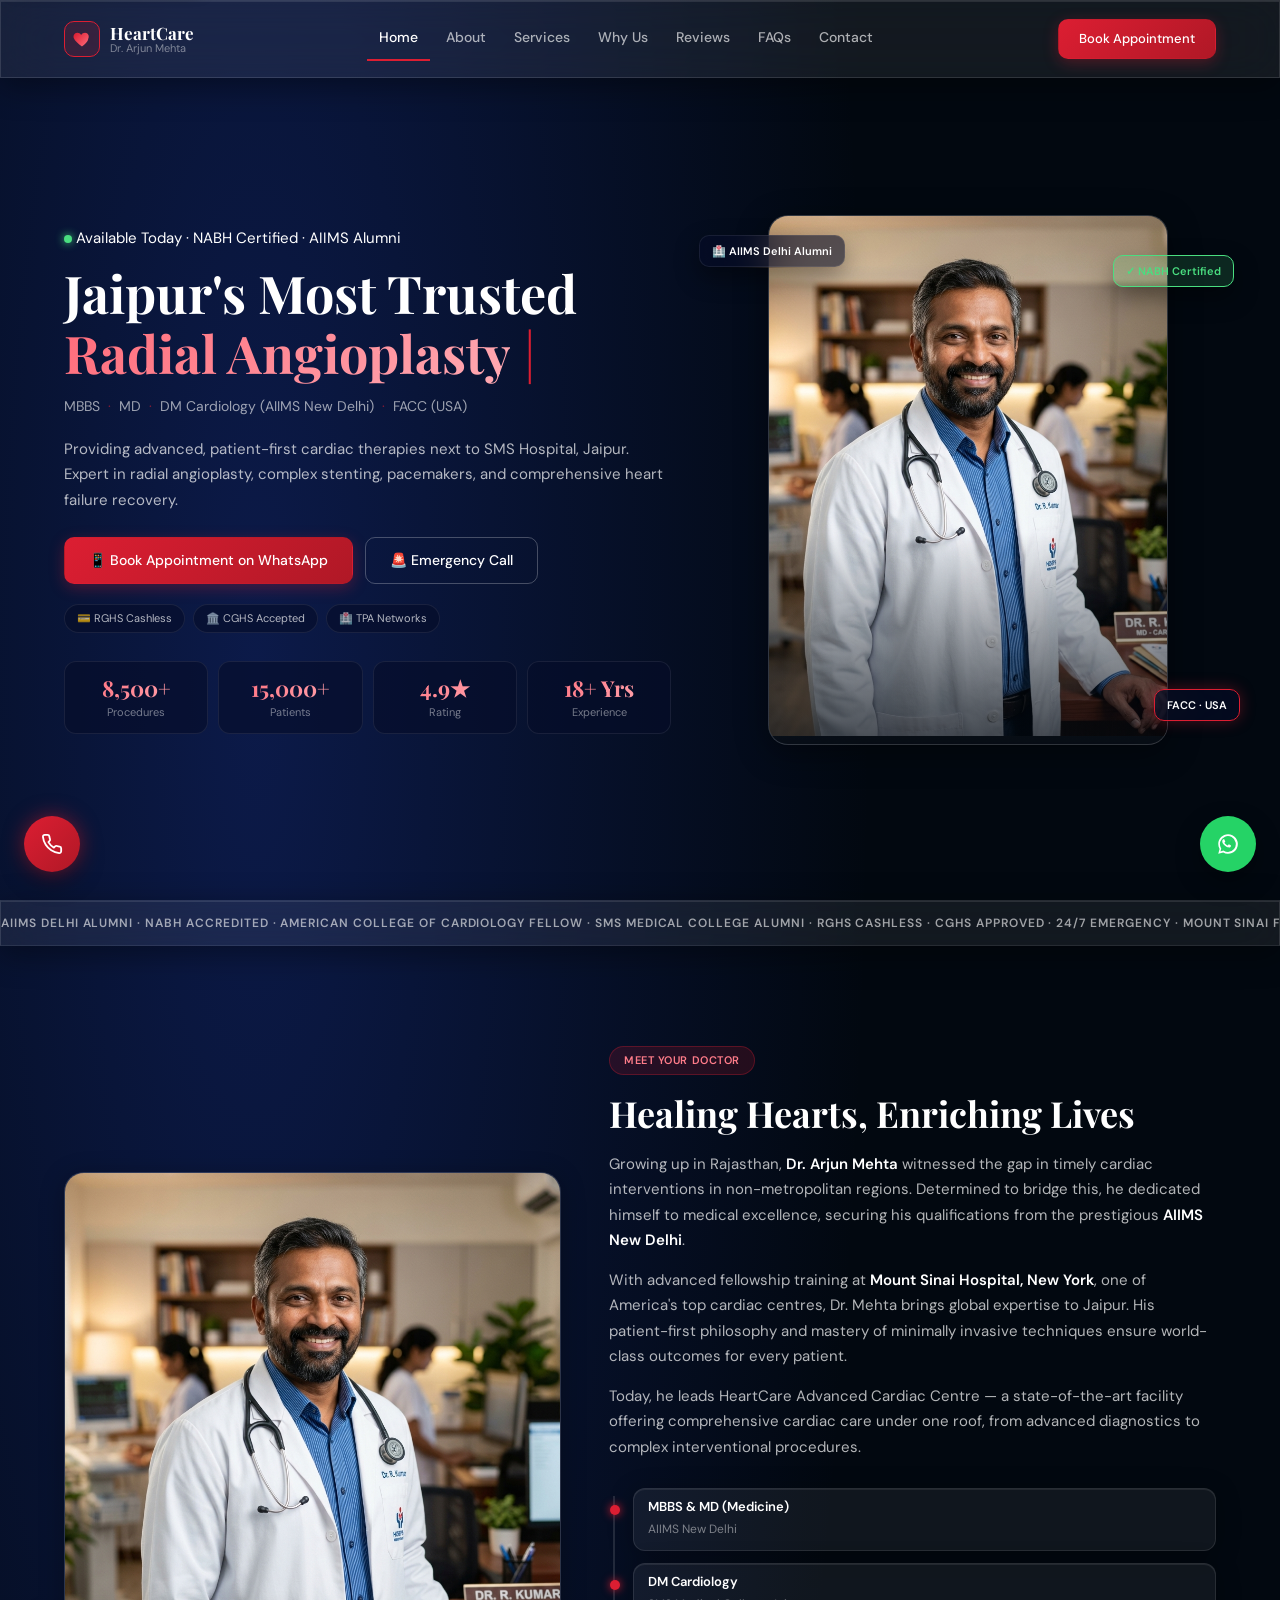
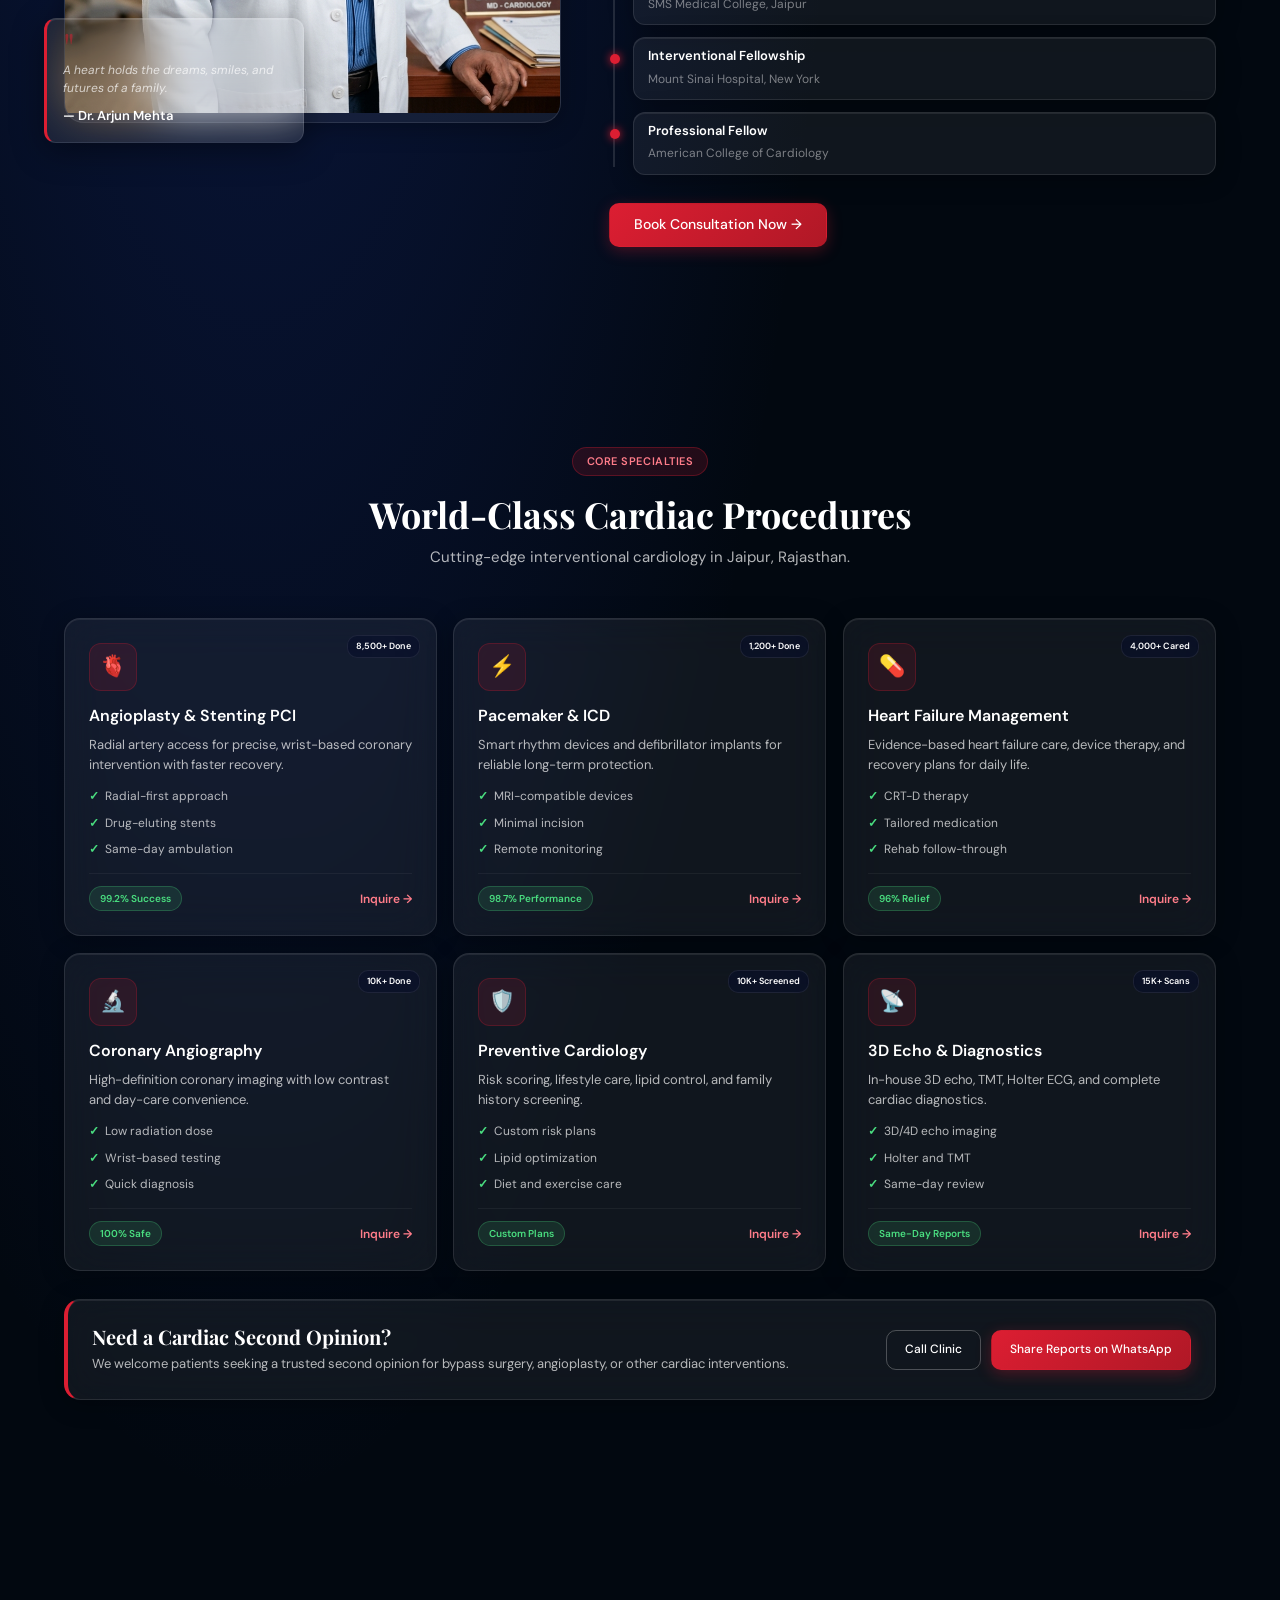
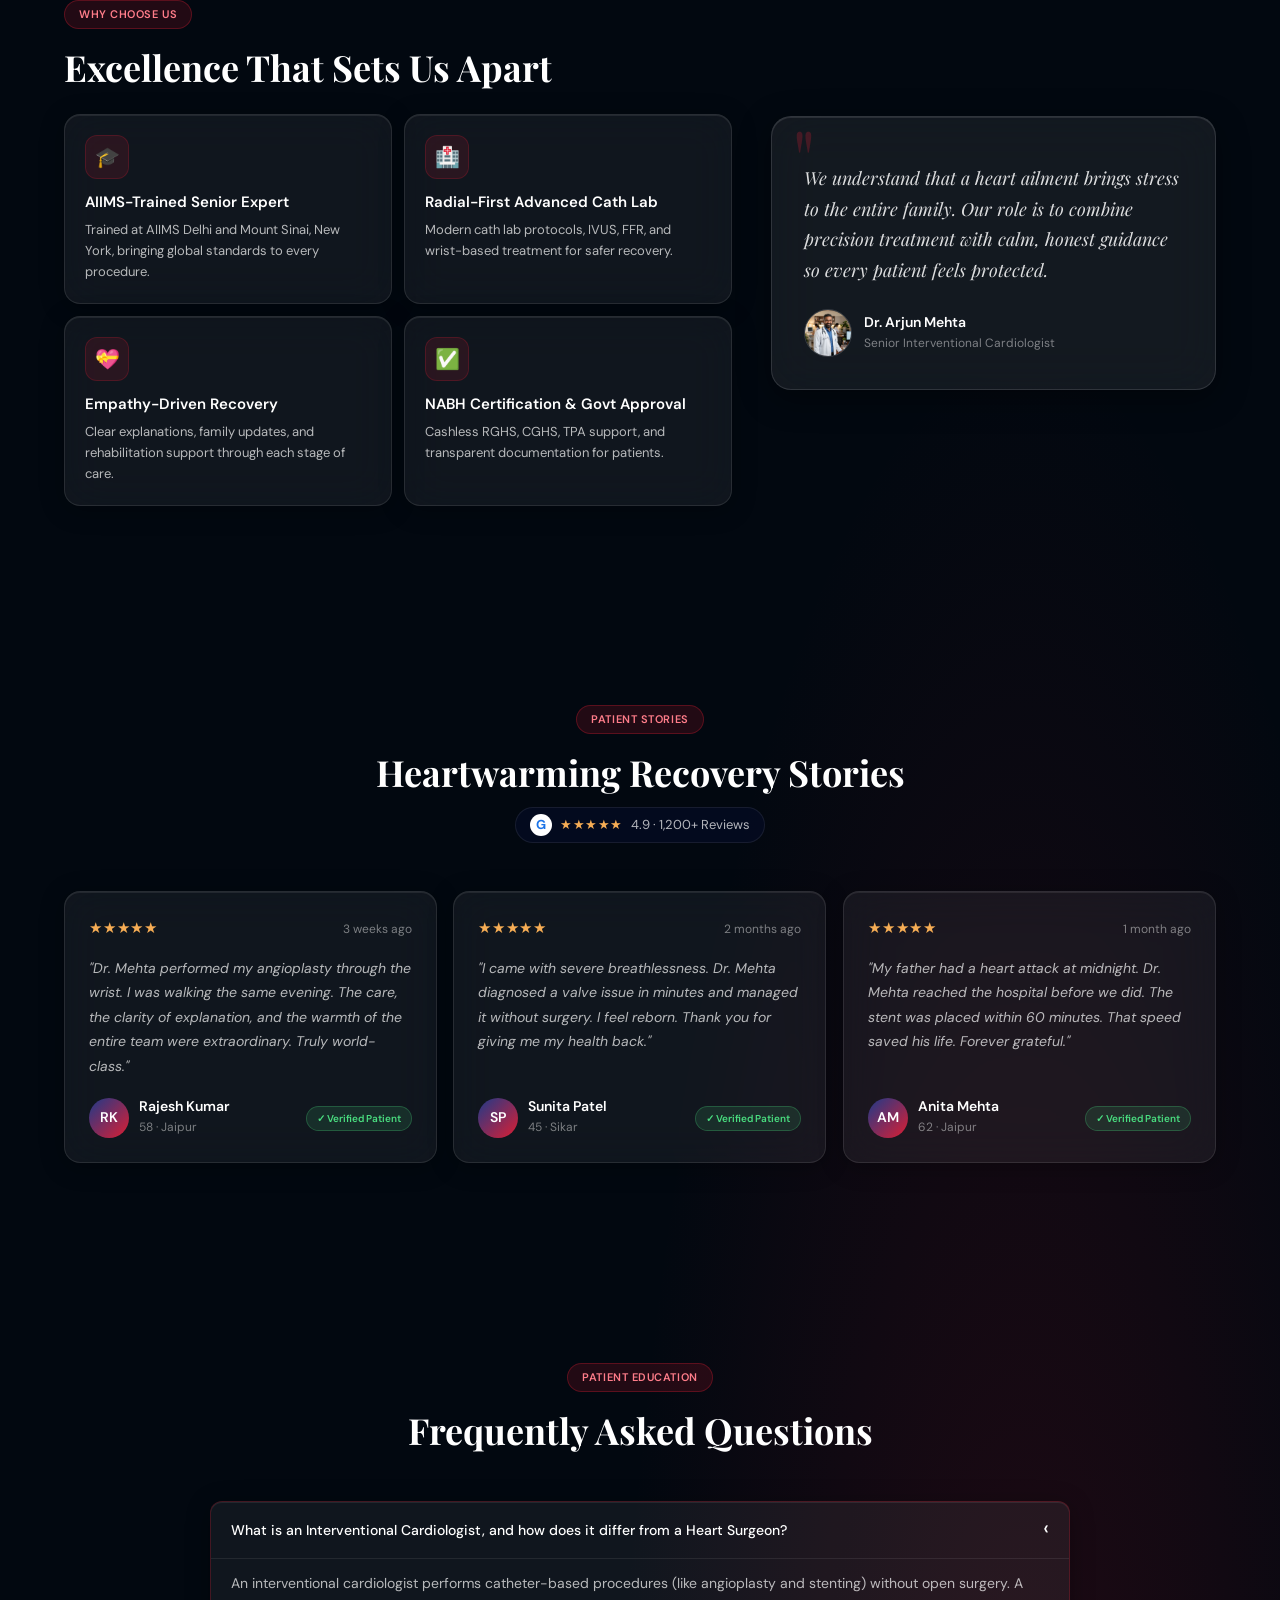
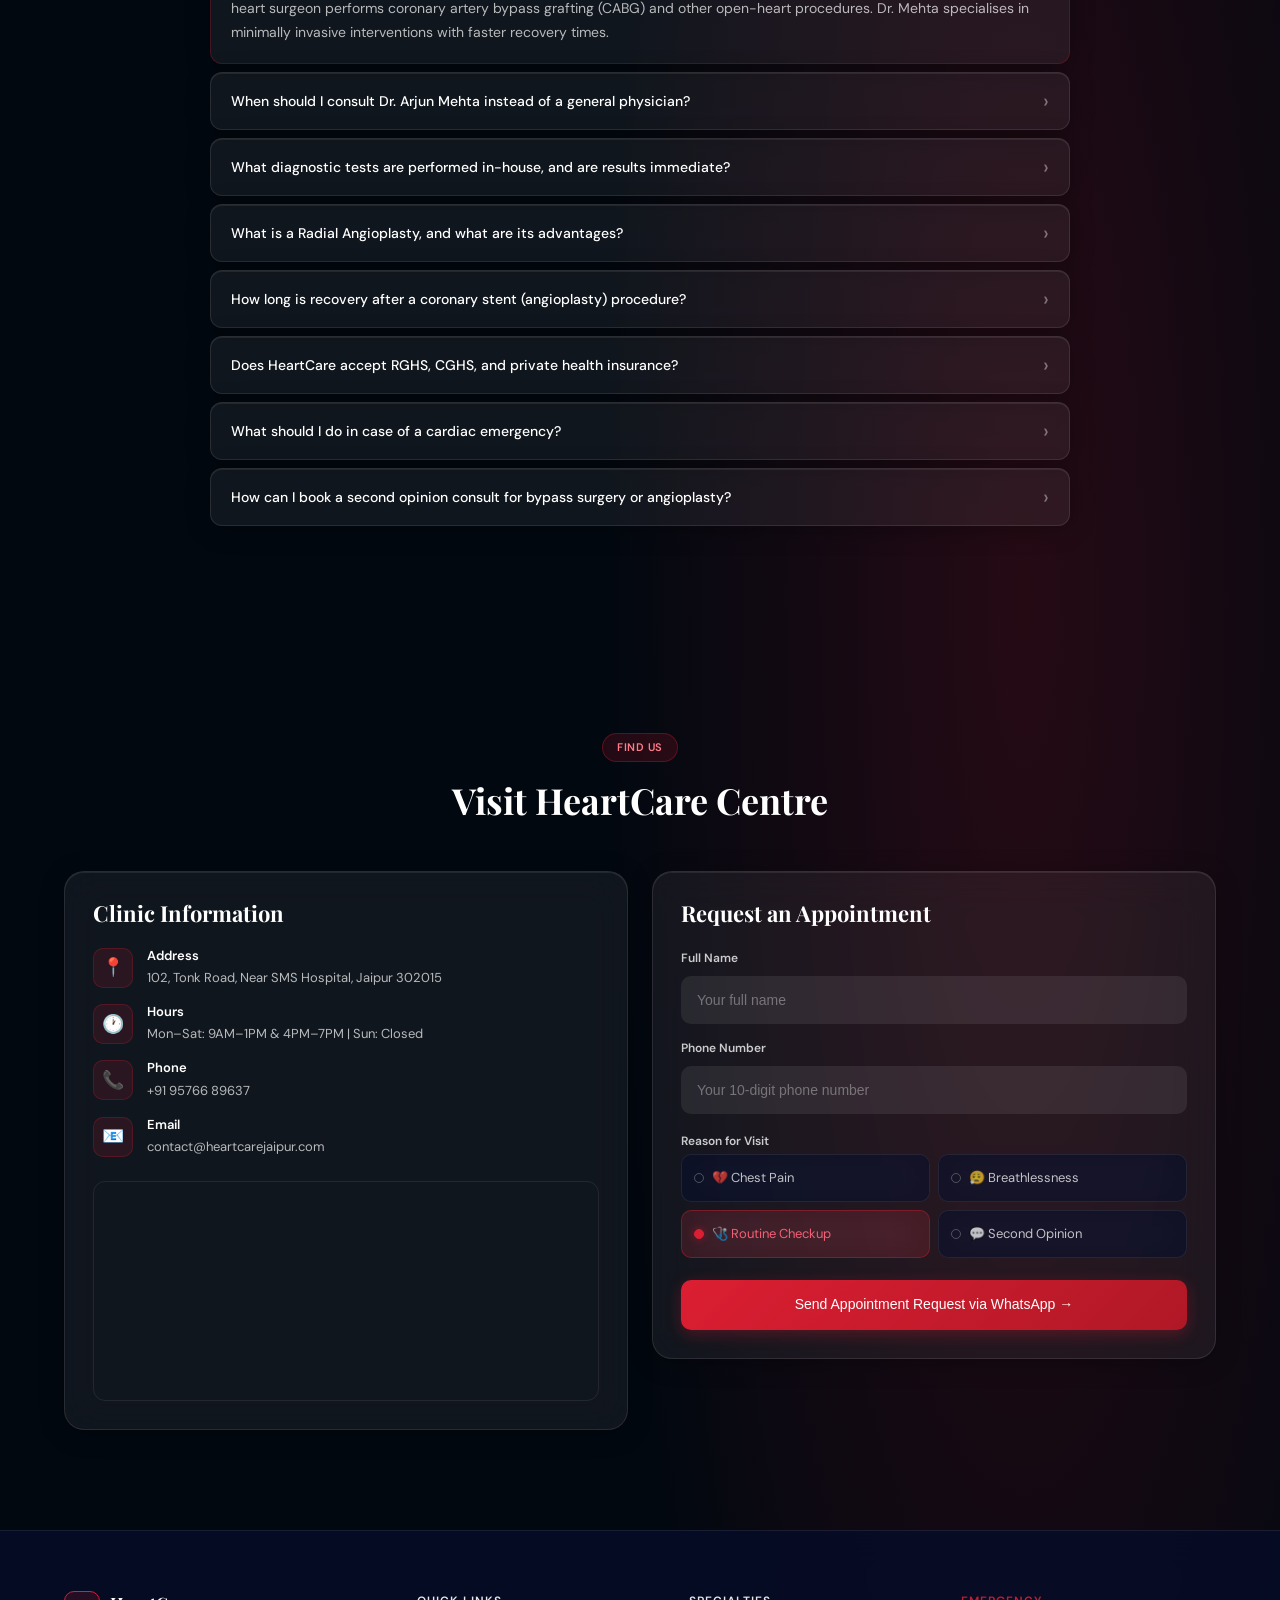
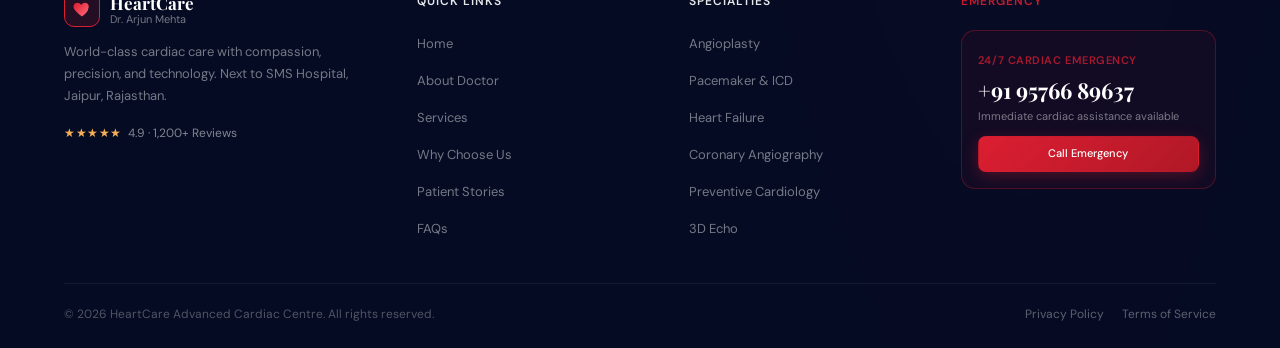
<file: html/index.html>
<!DOCTYPE html>
<html lang="en">
<head>
  <meta charset="UTF-8">
  <meta name="viewport" content="width=device-width, initial-scale=1.0">
  <title>Dr. Arjun Mehta - Best Interventional Cardiologist in Jaipur | HeartCare Centre</title>
  <meta name="description" content="AIIMS-trained Interventional Cardiologist in Jaipur with 18+ years experience. Expert in radial angioplasty, pacemaker implantation & heart failure care at HeartCare Advanced Cardiac Centre, Jaipur.">
  <link rel="canonical" href="https://heartcarejaipur.com">
  
  <!-- Open Graph / Facebook -->
  <meta property="og:title" content="Dr. Arjun Mehta - Best Interventional Cardiologist in Jaipur">
  <meta property="og:description" content="18+ years · AIIMS Delhi · Advanced cardiac care in Jaipur">
  <meta property="og:url" content="https://heartcarejaipur.com">
  <meta property="og:type" content="website">
  <meta property="og:image" content="https://heartcarejaipur.com/img/dr_arjun_mehta.png">
  <meta property="og:image:width" content="400">
  <meta property="og:image:height" content="400">
  
  <!-- Twitter -->
  <meta name="twitter:card" content="summary_large_image">
  
  <!-- Structured Data (JSON-LD Schema) -->
  <script type="application/ld+json">
  {
    "@context": "https://schema.org",
    "@type": "MedicalBusiness",
    "name": "HeartCare Advanced Cardiac Centre",
    "url": "https://heartcarejaipur.com",
    "telephone": "+919576689637",
    "image": "https://heartcarejaipur.com/img/dr_arjun_mehta.png",
    "address": {
      "@type": "PostalAddress",
      "streetAddress": "102, Tonk Road, Near SMS Hospital",
      "addressLocality": "Jaipur",
      "addressRegion": "Rajasthan",
      "postalCode": "302015",
      "addressCountry": "IN"
    },
    "openingHours": ["Mo-Sa 09:00-13:00", "Mo-Sa 16:00-19:00"],
    "medicalSpecialty": "Cardiology",
    "aggregateRating": {
      "@type": "AggregateRating",
      "ratingValue": "4.9",
      "reviewCount": "1200"
    }
  }
  </script>

  <link rel="stylesheet" href="../css/style.css">
</head>
<body>
  <!-- Skip Link for screen readers -->
  <a class="skip-link" href="#mainContent">Skip to main content</a>

  <!-- Animated Grid Overlay -->
  <div class="grid-overlay" aria-hidden="true"></div>

  <!-- SECTION 1: HEADER & NAVBAR -->
  <header class="site-header glass" id="siteHeader">
    <div class="container">
      <nav class="main-nav" aria-label="Primary navigation">
        <a class="brand" href="#home" aria-label="HeartCare home page">
          <span class="brand-mark" aria-hidden="true">
            <svg viewBox="0 0 24 24" fill="none">
              <path d="M12 21s-7.2-4.62-9.46-9.2C.78 8.24 2.74 4.5 6.36 4.5c2.02 0 3.38 1.06 4.18 2.08.29.37.63.37.92 0 .8-1.02 2.16-2.08 4.18-2.08 3.62 0 5.58 3.74 3.82 7.3C19.2 16.38 12 21 12 21Z" fill="url(#heartGradientHeader)"/>
              <defs>
                <linearGradient id="heartGradientHeader" x1="4" y1="4" x2="20" y2="20" gradientUnits="userSpaceOnUse">
                  <stop stop-color="#DC1E32"/>
                  <stop offset="1" stop-color="#FF6B7A"/>
                </linearGradient>
              </defs>
            </svg>
          </span>
          <span>
            <span class="brand-name">HeartCare</span>
            <span class="brand-sub">Dr. Arjun Mehta</span>
          </span>
        </a>

        <!-- Menu links - single navigation element for both desktop and mobile -->
        <ul class="nav-menu" id="navMenu" role="dialog" aria-modal="true" aria-label="Mobile navigation menu">
          <canvas id="menuParticles" aria-hidden="true"></canvas>
          <div class="menu-orb menu-orb-1" aria-hidden="true"></div>
          <div class="menu-orb menu-orb-2" aria-hidden="true"></div>

          <li><a href="#home" class="active">Home</a></li>
          <li><a href="#about">About</a></li>
          <li><a href="#services">Services</a></li>
          <li><a href="#whychoose">Why Us</a></li>
          <li><a href="#testimonials">Reviews</a></li>
          <li><a href="#faqs">FAQs</a></li>
          <li><a href="#contact">Contact</a></li>

          <!-- Menu navigation footer -->
          <div class="menu-footer">
            <a href="tel:+919576689637" class="menu-emergency-btn">
              <span class="pulse-ring"></span>
              🚨 24/7 Emergency Call: +91 95766 89637
            </a>
            <div class="menu-socials">
              <a href="https://wa.me/919576689637" target="_blank" rel="noopener" aria-label="WhatsApp Appointment Booking">💬 WhatsApp</a>
              <a href="tel:+919576689637" aria-label="Emergency Phone Line">📞 Call</a>
              <a href="mailto:contact@heartcarejaipur.com" aria-label="Official Email Contact">📧 Email</a>
            </div>
            <div class="menu-ecg" aria-hidden="true">
              <svg viewBox="0 0 300 50" fill="none" stroke="#DC1E32" stroke-width="2" stroke-linecap="round" stroke-linejoin="round">
                <path d="M0,25 L80,25 L90,15 L95,35 L100,5 L108,45 L112,25 L120,25 L130,25 L140,15 L145,35 L150,5 L158,45 L162,25 L300,25" />
              </svg>
            </div>
          </div>
        </ul>

        <div class="nav-actions">
          <a class="btn btn-primary" href="https://wa.me/919576689637?text=Hi+Dr.+Arjun+Mehta,+I+want+to+book+a+cardiac+consultation+appointment." target="_blank" rel="noopener">Book Appointment</a>
          <button class="nav-toggle" id="navToggle" type="button" aria-label="Open navigation menu" aria-expanded="false" aria-controls="navMenu">
            <span></span>
          </button>
        </div>
      </nav>
    </div>
  </header>

  <!-- ═══ MOBILE RIGHT-SIDE DRAWER ═══ -->
  <div id="menuBackdrop" class="menu-backdrop" aria-hidden="true"></div>

  <div id="mobileDrawer" class="mobile-drawer" role="dialog" aria-modal="true" aria-label="Navigation menu">
    <!-- Drawer Header -->
    <div class="drawer-header">
      <a href="#home" class="drawer-brand" id="drawerBrandLink">
        <svg viewBox="0 0 24 24" fill="none">
          <path d="M12 21s-7.2-4.62-9.46-9.2C.78 8.24 2.74 4.5 6.36 4.5c2.02 0 3.38 1.06 4.18 2.08.29.37.63.37.92 0 .8-1.02 2.16-2.08 4.18-2.08 3.62 0 5.58 3.74 3.82 7.3C19.2 16.38 12 21 12 21Z" fill="#DC1E32"/>
        </svg>
        HeartCare
      </a>
      <button class="drawer-close" id="drawerClose" aria-label="Close navigation menu">&#x2715;</button>
    </div>

    <!-- Drawer Navigation Links -->
    <nav class="drawer-nav" aria-label="Mobile navigation">
      <a href="#home" class="active"><span class="nav-icon">🏠</span> Home</a>
      <a href="#about"><span class="nav-icon">👨‍⚕️</span> About</a>
      <a href="#services"><span class="nav-icon">🫀</span> Services</a>
      <a href="#whychoose"><span class="nav-icon">⭐</span> Why Us</a>
      <a href="#testimonials"><span class="nav-icon">💬</span> Reviews</a>
      <a href="#faqs"><span class="nav-icon">❓</span> FAQs</a>
      <a href="#contact"><span class="nav-icon">📍</span> Contact</a>
    </nav>

    <!-- Book Appointment CTA -->
    <div class="drawer-cta">
      <a href="https://wa.me/919576689637?text=Hi+Dr.+Arjun+Mehta,+I+want+to+book+a+cardiac+consultation+appointment." target="_blank" rel="noopener">
        📱 Book Appointment
      </a>
    </div>

    <!-- Drawer Footer -->
    <div class="drawer-footer">
      <div class="drawer-socials">
        <!-- WhatsApp -->
        <a href="https://wa.me/919576689637" target="_blank" rel="noopener" class="soc-wa" aria-label="WhatsApp">
          <svg viewBox="0 0 32 32" fill="currentColor" style="color:#25D366">
            <path d="M19.11 17.34c-.26-.13-1.54-.76-1.78-.85-.24-.09-.42-.13-.6.13-.18.26-.69.85-.84 1.03-.16.18-.31.2-.58.07-.26-.13-1.1-.41-2.1-1.3-.78-.69-1.3-1.54-1.45-1.8-.15-.26-.02-.4.11-.53.12-.12.26-.31.4-.47.13-.16.18-.26.26-.44.09-.18.04-.33-.02-.47-.07-.13-.6-1.45-.82-1.98-.22-.52-.44-.45-.6-.46h-.51c-.18 0-.47.07-.71.33-.24.26-.93.91-.93 2.21s.95 2.57 1.08 2.75c.13.18 1.87 2.86 4.53 4 .63.27 1.13.43 1.51.55.64.2 1.21.17 1.67.1.51-.08 1.54-.63 1.76-1.24.22-.61.22-1.13.15-1.24-.07-.11-.24-.18-.51-.31ZM16.03 4C9.4 4 4 9.38 4 16c0 2.12.56 4.18 1.62 6L4 28l6.17-1.58A12 12 0 1 0 16.03 4Z"/>
          </svg>
          WhatsApp
        </a>
        <!-- Phone -->
        <a href="tel:+919576689637" class="soc-call" aria-label="Call">
          <svg viewBox="0 0 24 24" fill="none" stroke="#DC1E32" stroke-width="2" stroke-linecap="round" stroke-linejoin="round">
            <path d="M22 16.92v3a2 2 0 0 1-2.18 2 19.79 19.79 0 0 1-8.63-3.07A19.5 19.5 0 0 1 4.11 2h3a2 2 0 0 1 2 1.72 12.84 12.84 0 0 0 .7 2.81 2 2 0 0 1-.45 2.11L8.09 9.91a16 16 0 0 0 6 6l1.27-1.27a2 2 0 0 1 2.11-.45 12.84 12.84 0 0 0 2.81.7A2 2 0 0 1 22 16.92z"/>
          </svg>
          Call
        </a>
        <!-- Instagram -->
        <a href="https://www.instagram.com/heartcarejaipur" target="_blank" rel="noopener" class="soc-ig" aria-label="Instagram">
          <svg viewBox="0 0 24 24" fill="none" stroke="url(#igGrad)" stroke-width="2" stroke-linecap="round" stroke-linejoin="round">
            <defs>
              <linearGradient id="igGrad" x1="0" y1="24" x2="24" y2="0" gradientUnits="userSpaceOnUse">
                <stop offset="0%" stop-color="#f09433"/>
                <stop offset="25%" stop-color="#e6683c"/>
                <stop offset="50%" stop-color="#dc2743"/>
                <stop offset="75%" stop-color="#cc2366"/>
                <stop offset="100%" stop-color="#bc1888"/>
              </linearGradient>
            </defs>
            <rect x="2" y="2" width="20" height="20" rx="5" ry="5"/>
            <circle cx="12" cy="12" r="4"/>
            <circle cx="17.5" cy="6.5" r="0.5" fill="#cc2366" stroke="none"/>
          </svg>
          Instagram
        </a>
      </div>
      <div class="drawer-ecg" aria-hidden="true">
        <svg viewBox="0 0 300 50" fill="none" stroke="#DC1E32" stroke-width="2" stroke-linecap="round" stroke-linejoin="round">
          <path d="M0,25 L80,25 L90,15 L95,35 L100,5 L108,45 L112,25 L120,25 L130,25 L140,15 L145,35 L150,5 L158,45 L162,25 L300,25" />
        </svg>
      </div>
    </div>
  </div>
  <!-- ═══ END MOBILE DRAWER ═══ -->


  <main id="mainContent">
    <!-- SECTION 2: HERO -->
    <section class="hero" id="home">
      <div class="container hero-grid">
        <div class="hero-text">
          <div class="trust-pill">
            <span class="pulse-dot-wrapper">
              <span class="pulse-dot" aria-hidden="true"></span>
            </span>
            Available Today · NABH Certified · AIIMS Alumni
          </div>
          
          <h1>
            Jaipur's Most Trusted<br>
            <span id="typed-word" class="typed-text"></span>
            <span class="typed-cursor">|</span>
          </h1>
          
          <div class="credentials-line">MBBS <span>·</span> MD <span>·</span> DM Cardiology (AIIMS New Delhi) <span>·</span> FACC (USA)</div>
          
          <p class="hero-description">Providing advanced, patient-first cardiac therapies next to SMS Hospital, Jaipur. Expert in radial angioplasty, complex stenting, pacemakers, and comprehensive heart failure recovery.</p>
          
          <div class="hero-ctas">
            <a class="btn btn-primary hero-book-btn" href="#contact">📱 Book Appointment on WhatsApp</a>
            <a class="btn btn-secondary" href="tel:+919576689637">🚨 Emergency Call</a>
          </div>

          <div class="insurance-strip" aria-label="Cashless networks and TPA cards accepted">
            <span class="insurance-pill glass-dark">💳 RGHS Cashless</span>
            <span class="insurance-pill glass-dark">🏛️ CGHS Accepted</span>
            <span class="insurance-pill glass-dark">🏥 TPA Networks</span>
          </div>

          <div class="hero-stats-grid" aria-label="Clinical stats achievements">
            <div class="hero-stat-card glass-dark">
              <span class="hero-stat-num">8,500+</span>
              <span class="hero-stat-label">Procedures</span>
            </div>
            <div class="hero-stat-card glass-dark">
              <span class="hero-stat-num">15,000+</span>
              <span class="hero-stat-label">Patients</span>
            </div>
            <div class="hero-stat-card glass-dark">
              <span class="hero-stat-num">4.9★</span>
              <span class="hero-stat-label">Rating</span>
            </div>
            <div class="hero-stat-card glass-dark">
              <span class="hero-stat-num">18+ Yrs</span>
              <span class="hero-stat-label">Experience</span>
            </div>
          </div>
        </div>

        <div class="hero-image-stage">
          <div class="hero-image-card glass">
            <img src="../img/dr_arjun_mehta.png" alt="Dr. Arjun Mehta, Interventional Cardiologist in Jaipur" loading="eager" width="400" height="520">
          </div>
          <div class="float-badge badge-top-left glass-dark">🏥 AIIMS Delhi Alumni</div>
          <div class="float-badge badge-top-right">✓ NABH Certified</div>
          <div class="float-badge badge-bottom-right glass-dark">FACC · USA</div>
        </div>
      </div>
    </section>

    <!-- Unified Marquee ticker -->
    <div class="marquee-strip glass">
      <div class="marquee-container" aria-hidden="true">
        <span>AIIMS Delhi Alumni · NABH Accredited · American College of Cardiology Fellow · SMS Medical College Alumni · RGHS Cashless · CGHS Approved · 24/7 Emergency · Mount Sinai Fellowship · AIIMS Delhi Alumni · NABH Accredited · American College of Cardiology Fellow · SMS Medical College Alumni · RGHS Cashless · CGHS Approved · 24/7 Emergency · Mount Sinai Fellowship ·</span>
      </div>
    </div>

    <!-- SECTION 3: ABOUT DOCTOR -->
    <section class="section" id="about">
      <div class="container about-grid">
        <div class="about-image-panel reveal">
          <div class="about-image-card glass-card">
            <img src="../img/dr_arjun_mehta.png" alt="Dr. Arjun Mehta, Senior Interventional Cardiologist" loading="lazy" width="400" height="540">
          </div>
          <div class="about-quote-block glass">
            <span class="about-quote-mark" aria-hidden="true">"</span>
            <p>A heart holds the dreams, smiles, and futures of a family.</p>
            <cite>— Dr. Arjun Mehta</cite>
          </div>
        </div>

        <div class="about-text reveal">
          <span class="section-tag">Meet Your Doctor</span>
          <h2>Healing Hearts, Enriching Lives</h2>
          
          <p>Growing up in Rajasthan, <strong>Dr. Arjun Mehta</strong> witnessed the gap in timely cardiac interventions in non-metropolitan regions. Determined to bridge this, he dedicated himself to medical excellence, securing his qualifications from the prestigious <strong>AIIMS New Delhi</strong>.</p>
          
          <p>With advanced fellowship training at <strong>Mount Sinai Hospital, New York</strong>, one of America's top cardiac centres, Dr. Mehta brings global expertise to Jaipur. His patient-first philosophy and mastery of minimally invasive techniques ensure world-class outcomes for every patient.</p>
          
          <p>Today, he leads HeartCare Advanced Cardiac Centre — a state-of-the-art facility offering comprehensive cardiac care under one roof, from advanced diagnostics to complex interventional procedures.</p>

          <div class="education-timeline" aria-label="Dr. Arjun Mehta Education Timeline">
            <div class="education-item glass-card">
              <div class="education-title">MBBS &amp; MD (Medicine)</div>
              <div class="education-inst">AIIMS New Delhi</div>
            </div>
            <div class="education-item glass-card">
              <div class="education-title">DM Cardiology</div>
              <div class="education-inst">SMS Medical College, Jaipur</div>
            </div>
            <div class="education-item glass-card">
              <div class="education-title">Interventional Fellowship</div>
              <div class="education-inst">Mount Sinai Hospital, New York</div>
            </div>
            <div class="education-item glass-card">
              <div class="education-title">Professional Fellow</div>
              <div class="education-inst">American College of Cardiology</div>
            </div>
          </div>

          <a class="btn btn-primary" href="#contact">Book Consultation Now →</a>
        </div>
      </div>
    </section>

    <!-- SECTION 4: SERVICES -->
    <section class="section" id="services">
      <div class="container">
        <div class="section-header reveal">
          <span class="section-tag">Core Specialties</span>
          <h2>World-Class Cardiac Procedures</h2>
          <p>Cutting-edge interventional cardiology in Jaipur, Rajasthan.</p>
        </div>

        <div class="services-grid">
          <!-- Card 1 -->
          <article class="service-card glass-card reveal">
            <span class="service-card-badge glass-dark">8,500+ Done</span>
            <div class="service-icon-circle" aria-hidden="true">🫀</div>
            <h3>Angioplasty &amp; Stenting PCI</h3>
            <p>Radial artery access for precise, wrist-based coronary intervention with faster recovery.</p>
            <ul class="service-bullets">
              <li><span class="check">✓</span> Radial-first approach</li>
              <li><span class="check">✓</span> Drug-eluting stents</li>
              <li><span class="check">✓</span> Same-day ambulation</li>
            </ul>
            <div class="service-footer">
              <span class="success-rate-badge">99.2% Success</span>
              <a class="inquire-btn" href="https://wa.me/919576689637?text=I+want+to+inquire+about+Angioplasty+and+Stenting+PCI" target="_blank" rel="noopener">Inquire →</a>
            </div>
          </article>

          <!-- Card 2 -->
          <article class="service-card glass-card reveal">
            <span class="service-card-badge glass-dark">1,200+ Done</span>
            <div class="service-icon-circle" aria-hidden="true">⚡</div>
            <h3>Pacemaker &amp; ICD</h3>
            <p>Smart rhythm devices and defibrillator implants for reliable long-term protection.</p>
            <ul class="service-bullets">
              <li><span class="check">✓</span> MRI-compatible devices</li>
              <li><span class="check">✓</span> Minimal incision</li>
              <li><span class="check">✓</span> Remote monitoring</li>
            </ul>
            <div class="service-footer">
              <span class="success-rate-badge">98.7% Performance</span>
              <a class="inquire-btn" href="https://wa.me/919576689637?text=I+want+to+inquire+about+Pacemaker+and+ICD" target="_blank" rel="noopener">Inquire →</a>
            </div>
          </article>

          <!-- Card 3 -->
          <article class="service-card glass-card reveal">
            <span class="service-card-badge glass-dark">4,000+ Cared</span>
            <div class="service-icon-circle" aria-hidden="true">💊</div>
            <h3>Heart Failure Management</h3>
            <p>Evidence-based heart failure care, device therapy, and recovery plans for daily life.</p>
            <ul class="service-bullets">
              <li><span class="check">✓</span> CRT-D therapy</li>
              <li><span class="check">✓</span> Tailored medication</li>
              <li><span class="check">✓</span> Rehab follow-through</li>
            </ul>
            <div class="service-footer">
              <span class="success-rate-badge">96% Relief</span>
              <a class="inquire-btn" href="https://wa.me/919576689637?text=I+want+to+inquire+about+Heart+Failure+Management" target="_blank" rel="noopener">Inquire →</a>
            </div>
          </article>

          <!-- Card 4 -->
          <article class="service-card glass-card reveal">
            <span class="service-card-badge glass-dark">10K+ Done</span>
            <div class="service-icon-circle" aria-hidden="true">🔬</div>
            <h3>Coronary Angiography</h3>
            <p>High-definition coronary imaging with low contrast and day-care convenience.</p>
            <ul class="service-bullets">
              <li><span class="check">✓</span> Low radiation dose</li>
              <li><span class="check">✓</span> Wrist-based testing</li>
              <li><span class="check">✓</span> Quick diagnosis</li>
            </ul>
            <div class="service-footer">
              <span class="success-rate-badge">100% Safe</span>
              <a class="inquire-btn" href="https://wa.me/919576689637?text=I+want+to+inquire+about+Coronary+Angiography" target="_blank" rel="noopener">Inquire →</a>
            </div>
          </article>

          <!-- Card 5 -->
          <article class="service-card glass-card reveal">
            <span class="service-card-badge glass-dark">10K+ Screened</span>
            <div class="service-icon-circle" aria-hidden="true">🛡️</div>
            <h3>Preventive Cardiology</h3>
            <p>Risk scoring, lifestyle care, lipid control, and family history screening.</p>
            <ul class="service-bullets">
              <li><span class="check">✓</span> Custom risk plans</li>
              <li><span class="check">✓</span> Lipid optimization</li>
              <li><span class="check">✓</span> Diet and exercise care</li>
            </ul>
            <div class="service-footer">
              <span class="success-rate-badge">Custom Plans</span>
              <a class="inquire-btn" href="https://wa.me/919576689637?text=I+want+to+inquire+about+Preventive+Cardiology" target="_blank" rel="noopener">Inquire →</a>
            </div>
          </article>

          <!-- Card 6 -->
          <article class="service-card glass-card reveal">
            <span class="service-card-badge glass-dark">15K+ Scans</span>
            <div class="service-icon-circle" aria-hidden="true">📡</div>
            <h3>3D Echo &amp; Diagnostics</h3>
            <p>In-house 3D echo, TMT, Holter ECG, and complete cardiac diagnostics.</p>
            <ul class="service-bullets">
              <li><span class="check">✓</span> 3D/4D echo imaging</li>
              <li><span class="check">✓</span> Holter and TMT</li>
              <li><span class="check">✓</span> Same-day review</li>
            </ul>
            <div class="service-footer">
              <span class="success-rate-badge">Same-Day Reports</span>
              <a class="inquire-btn" href="https://wa.me/919576689637?text=I+want+to+inquire+about+3D+Echo+and+Diagnostics" target="_blank" rel="noopener">Inquire →</a>
            </div>
          </article>
        </div>

        <!-- Second opinion banner -->
        <div class="opinion-banner glass-card reveal">
          <div>
            <h3>Need a Cardiac Second Opinion?</h3>
            <p>We welcome patients seeking a trusted second opinion for bypass surgery, angioplasty, or other cardiac interventions.</p>
          </div>
          <div class="opinion-ctas">
            <a class="btn btn-secondary" href="tel:+919576689637">Call Clinic</a>
            <a class="btn btn-primary" href="https://wa.me/919576689637?text=Hi+Dr.+Arjun+Mehta,+I+would+like+to+share+my+reports+for+a+second+opinion+consultation." target="_blank" rel="noopener">Share Reports on WhatsApp</a>
          </div>
        </div>
      </div>
    </section>

    <!-- SECTION 5: WHY CHOOSE US -->
    <section class="section" id="whychoose">
      <div class="container why-us-grid">
        <div class="why-us-left">
          <span class="section-tag reveal">Why Choose Us</span>
          <h2 class="reveal">Excellence That Sets Us Apart</h2>
          
          <div class="why-features-grid">
            <article class="why-card glass-card reveal">
              <div class="why-card-icon" aria-hidden="true">🎓</div>
              <h3>AIIMS-Trained Senior Expert</h3>
              <p>Trained at AIIMS Delhi and Mount Sinai, New York, bringing global standards to every procedure.</p>
            </article>

            <article class="why-card glass-card reveal">
              <div class="why-card-icon" aria-hidden="true">🏥</div>
              <h3>Radial-First Advanced Cath Lab</h3>
              <p>Modern cath lab protocols, IVUS, FFR, and wrist-based treatment for safer recovery.</p>
            </article>

            <article class="why-card glass-card reveal">
              <div class="why-card-icon" aria-hidden="true">💝</div>
              <h3>Empathy-Driven Recovery</h3>
              <p>Clear explanations, family updates, and rehabilitation support through each stage of care.</p>
            </article>

            <article class="why-card glass-card reveal">
              <div class="why-card-icon" aria-hidden="true">✅</div>
              <h3>NABH Certification &amp; Govt Approval</h3>
              <p>Cashless RGHS, CGHS, TPA support, and transparent documentation for patients.</p>
            </article>
          </div>
        </div>

        <aside class="doctor-phil-card glass reveal" aria-label="Dr. Mehta's Medical Philosophy">
          <blockquote>
            We understand that a heart ailment brings stress to the entire family. Our role is to combine precision treatment with calm, honest guidance so every patient feels protected.
          </blockquote>
          <div class="phil-author">
            <div class="phil-avatar">
              <img src="../img/dr_arjun_mehta.png" alt="Dr. Arjun Mehta Avatar" loading="lazy" width="48" height="48">
            </div>
            <div>
              <div class="phil-name">Dr. Arjun Mehta</div>
              <div class="phil-title">Senior Interventional Cardiologist</div>
            </div>
          </div>
        </aside>
      </div>
    </section>

    <!-- SECTION 6: TESTIMONIALS -->
    <section class="section" id="testimonials">
      <div class="container">
        <div class="section-header reveal">
          <span class="section-tag">Patient Stories</span>
          <h2>Heartwarming Recovery Stories</h2>
          <div class="google-rating-strip glass-dark">
            <span class="google-icon-circle" aria-hidden="true">G</span>
            <span class="gold-stars" aria-hidden="true">★★★★★</span>
            <span>4.9 · 1,200+ Reviews</span>
          </div>
        </div>

        <div class="testimonials-grid">
          <!-- Card 1 -->
          <article class="testimonial-card glass-card reveal">
            <div class="testimonial-top-row">
              <span class="gold-stars" aria-label="5 stars rating">★★★★★</span>
              <span class="testimonial-date">3 weeks ago</span>
            </div>
            <p class="testimonial-quote">"Dr. Mehta performed my angioplasty through the wrist. I was walking the same evening. The care, the clarity of explanation, and the warmth of the entire team were extraordinary. Truly world-class."</p>
            <div class="testimonial-bottom-row">
              <div class="testimonial-client">
                <div class="client-initials" aria-hidden="true">RK</div>
                <div>
                  <div class="client-name">Rajesh Kumar</div>
                  <div class="client-meta">58 · Jaipur</div>
                </div>
              </div>
              <span class="verified-patient-badge">✓ Verified Patient</span>
            </div>
          </article>

          <!-- Card 2 -->
          <article class="testimonial-card glass-card reveal">
            <div class="testimonial-top-row">
              <span class="gold-stars" aria-label="5 stars rating">★★★★★</span>
              <span class="testimonial-date">2 months ago</span>
            </div>
            <p class="testimonial-quote">"I came with severe breathlessness. Dr. Mehta diagnosed a valve issue in minutes and managed it without surgery. I feel reborn. Thank you for giving me my health back."</p>
            <div class="testimonial-bottom-row">
              <div class="testimonial-client">
                <div class="client-initials" aria-hidden="true">SP</div>
                <div>
                  <div class="client-name">Sunita Patel</div>
                  <div class="client-meta">45 · Sikar</div>
                </div>
              </div>
              <span class="verified-patient-badge">✓ Verified Patient</span>
            </div>
          </article>

          <!-- Card 3 -->
          <article class="testimonial-card glass-card reveal">
            <div class="testimonial-top-row">
              <span class="gold-stars" aria-label="5 stars rating">★★★★★</span>
              <span class="testimonial-date">1 month ago</span>
            </div>
            <p class="testimonial-quote">"My father had a heart attack at midnight. Dr. Mehta reached the hospital before we did. The stent was placed within 60 minutes. That speed saved his life. Forever grateful."</p>
            <div class="testimonial-bottom-row">
              <div class="testimonial-client">
                <div class="client-initials" aria-hidden="true">AM</div>
                <div>
                  <div class="client-name">Anita Mehta</div>
                  <div class="client-meta">62 · Jaipur</div>
                </div>
              </div>
              <span class="verified-patient-badge">✓ Verified Patient</span>
            </div>
          </article>
        </div>
      </div>
    </section>

    <!-- SECTION 7: FAQ ACCORDION -->
    <section class="section" id="faqs">
      <div class="container">
        <div class="section-header reveal">
          <span class="section-tag">Patient Education</span>
          <h2>Frequently Asked Questions</h2>
        </div>

        <div class="faq-container reveal">
          <!-- Accordion item 1 -->
          <div class="faq-item glass-card open">
            <button class="faq-question" type="button" aria-expanded="true" aria-controls="faq-ans-1">
              What is an Interventional Cardiologist, and how does it differ from a Heart Surgeon?
              <span class="faq-arrow" aria-hidden="true">›</span>
            </button>
            <div class="faq-answer" id="faq-ans-1" role="region">
              <div class="faq-answer-inner">
                <p>An interventional cardiologist performs catheter-based procedures (like angioplasty and stenting) without open surgery. A heart surgeon performs coronary artery bypass grafting (CABG) and other open-heart procedures. Dr. Mehta specialises in minimally invasive interventions with faster recovery times.</p>
              </div>
            </div>
          </div>

          <!-- Accordion item 2 -->
          <div class="faq-item glass-card">
            <button class="faq-question" type="button" aria-expanded="false" aria-controls="faq-ans-2">
              When should I consult Dr. Arjun Mehta instead of a general physician?
              <span class="faq-arrow" aria-hidden="true">›</span>
            </button>
            <div class="faq-answer" id="faq-ans-2" role="region">
              <div class="faq-answer-inner">
                <p>If you experience chest pain, breathlessness, palpitations, dizziness, or have risk factors like diabetes, hypertension, or a family history of heart disease, a cardiology consultation is recommended. Dr. Mehta provides comprehensive evaluation and personalised treatment plans.</p>
              </div>
            </div>
          </div>

          <!-- Accordion item 3 -->
          <div class="faq-item glass-card">
            <button class="faq-question" type="button" aria-expanded="false" aria-controls="faq-ans-3">
              What diagnostic tests are performed in-house, and are results immediate?
              <span class="faq-arrow" aria-hidden="true">›</span>
            </button>
            <div class="faq-answer" id="faq-ans-3" role="region">
              <div class="faq-answer-inner">
                <p>Our centre offers in-house 3D echocardiography, stress tests, Holter monitoring, ECG, and blood work. Most results are available within 30-60 minutes, allowing same-day consultation and diagnosis.</p>
              </div>
            </div>
          </div>

          <!-- Accordion item 4 -->
          <div class="faq-item glass-card">
            <button class="faq-question" type="button" aria-expanded="false" aria-controls="faq-ans-4">
              What is a Radial Angioplasty, and what are its advantages?
              <span class="faq-arrow" aria-hidden="true">›</span>
            </button>
            <div class="faq-answer" id="faq-ans-4" role="region">
              <div class="faq-answer-inner">
                <p>Radial angioplasty is performed through the wrist artery rather than the groin. Benefits include immediate walking, lower bleeding risk, no groin pain, and faster discharge — often the same day. Dr. Mehta is a pioneer of this technique in Jaipur.</p>
              </div>
            </div>
          </div>

          <!-- Accordion item 5 -->
          <div class="faq-item glass-card">
            <button class="faq-question" type="button" aria-expanded="false" aria-controls="faq-ans-5">
              How long is recovery after a coronary stent (angioplasty) procedure?
              <span class="faq-arrow" aria-hidden="true">›</span>
            </button>
            <div class="faq-answer" id="faq-ans-5" role="region">
              <div class="faq-answer-inner">
                <p>Most patients resume normal activities within 2-3 days. We recommend avoiding heavy lifting for 1 week. Complete recovery with lifestyle modifications is guided through our cardiac rehabilitation program.</p>
              </div>
            </div>
          </div>

          <!-- Accordion item 6 -->
          <div class="faq-item glass-card">
            <button class="faq-question" type="button" aria-expanded="false" aria-controls="faq-ans-6">
              Does HeartCare accept RGHS, CGHS, and private health insurance?
              <span class="faq-arrow" aria-hidden="true">›</span>
            </button>
            <div class="faq-answer" id="faq-ans-6" role="region">
              <div class="faq-answer-inner">
                <p>Yes. We are empanelled with RGHS, CGHS, and all major private insurance providers. Our team handles the paperwork to ensure a cashless and hassle-free experience for our patients.</p>
              </div>
            </div>
          </div>

          <!-- Accordion item 7 -->
          <div class="faq-item glass-card">
            <button class="faq-question" type="button" aria-expanded="false" aria-controls="faq-ans-7">
              What should I do in case of a cardiac emergency?
              <span class="faq-arrow" aria-hidden="true">›</span>
            </button>
            <div class="faq-answer" id="faq-ans-7" role="region">
              <div class="faq-answer-inner">
                <p>Call our emergency line immediately at +91 95766 89637. Chew one Aspirin (if not allergic) and rest in a comfortable position. Our team is available 24/7 for cardiac emergencies with a dedicated cath lab ready at all times.</p>
              </div>
            </div>
          </div>

          <!-- Accordion item 8 -->
          <div class="faq-item glass-card">
            <button class="faq-question" type="button" aria-expanded="false" aria-controls="faq-ans-8">
              How can I book a second opinion consult for bypass surgery or angioplasty?
              <span class="faq-arrow" aria-hidden="true">›</span>
            </button>
            <div class="faq-answer" id="faq-ans-8" role="region">
              <div class="faq-answer-inner">
                <p>Share your previous reports via WhatsApp at +91 95766 89637. Dr. Mehta will review your case and provide an honest, unbiased opinion. Second opinions are often free if no new tests are required.</p>
              </div>
            </div>
          </div>

        </div>
      </div>
    </section>

    <!-- SECTION 8: CONTACT & APPOINTMENT -->
    <section class="section" id="contact">
      <div class="container">
        <div class="section-header reveal">
          <span class="section-tag">Find Us</span>
          <h2>Visit HeartCare Centre</h2>
        </div>

        <div class="contact-grid">
          <!-- Left Column -->
          <section class="contact-info-card glass-card reveal" aria-labelledby="clinicInfoTitle">
            <h3 id="clinicInfoTitle">Clinic Information</h3>
            <div class="contact-list">
              <!-- Row 1 -->
              <div class="contact-row">
                <div class="contact-icon-box" aria-hidden="true">📍</div>
                <div class="contact-content">
                  <span class="contact-label">Address</span>
                  <span class="contact-val">102, Tonk Road, Near SMS Hospital, Jaipur 302015</span>
                </div>
              </div>
              <!-- Row 2 -->
              <div class="contact-row">
                <div class="contact-icon-box" aria-hidden="true">🕐</div>
                <div class="contact-content">
                  <span class="contact-label">Hours</span>
                  <span class="contact-val">Mon–Sat: 9AM–1PM &amp; 4PM–7PM | Sun: Closed</span>
                </div>
              </div>
              <!-- Row 3 -->
              <div class="contact-row">
                <div class="contact-icon-box" aria-hidden="true">📞</div>
                <div class="contact-content">
                  <span class="contact-label">Phone</span>
                  <span class="contact-val"><a href="tel:+919576689637">+91 95766 89637</a></span>
                </div>
              </div>
              <!-- Row 4 -->
              <div class="contact-row">
                <div class="contact-icon-box" aria-hidden="true">📧</div>
                <div class="contact-content">
                  <span class="contact-label">Email</span>
                  <span class="contact-val"><a href="mailto:contact@heartcarejaipur.com">contact@heartcarejaipur.com</a></span>
                </div>
              </div>
            </div>

            <!-- Map embed -->
            <div class="map-container">
              <iframe src="https://www.google.com/maps/embed?pb=!1m18!1m12!1m3!1d3557.852!2d75.7874!3d26.8921!2m3!1f0!2f0!3f0!3m2!1i1024!2i768!4f13.1!3m3!1m2!1s0x0%3A0x0!2zMjbCsDUzJzMxLjYiTiA3NcKwNDcnMTQuNiJF!5e0!3m2!1sen!2sin!4v1" title="Dr. Arjun Mehta Clinic Location Map" allowfullscreen loading="lazy" referrerpolicy="no-referrer-when-downgrade"></iframe>
            </div>
          </section>

          <!-- Right Column -->
          <section class="appointment-form-card glass-card reveal" aria-labelledby="appointmentRequestTitle">
            <h3 id="appointmentRequestTitle">Request an Appointment</h3>
            
            <form id="appointmentForm" class="appointment-form" novalidate>
              <div class="form-group">
                <label for="patientName">Full Name</label>
                <input type="text" id="patientName" name="patientName" class="form-input" placeholder="Your full name" autocomplete="name" inputmode="text" pattern="[A-Za-z\s]+" required>
                <span class="inline-error" id="nameError" role="alert">Please enter your name using letters only.</span>
              </div>

              <div class="form-group">
                <label for="patientPhone">Phone Number</label>
                <input type="tel" id="patientPhone" name="patientPhone" class="form-input" placeholder="Your 10-digit phone number" autocomplete="tel" inputmode="numeric" pattern="[0-9]*" maxlength="10" required>
                <span class="inline-error" id="phoneError" role="alert">Please enter a valid 10-digit phone number.</span>
              </div>

              <div>
                <span class="reason-title">Reason for Visit</span>
                <div class="radio-card-grid" role="radiogroup" aria-label="Reason for medical consult visit">
                  
                  <label class="radio-card glass-dark">
                    <input type="radio" name="reason" value="Chest Pain">
                    <span class="radio-dot-marker" aria-hidden="true"></span>
                    <span>💔 Chest Pain</span>
                  </label>

                  <label class="radio-card glass-dark">
                    <input type="radio" name="reason" value="Breathlessness">
                    <span class="radio-dot-marker" aria-hidden="true"></span>
                    <span>😮‍💨 Breathlessness</span>
                  </label>

                  <label class="radio-card glass-dark">
                    <input type="radio" name="reason" value="Routine Checkup" checked>
                    <span class="radio-dot-marker" aria-hidden="true"></span>
                    <span>🩺 Routine Checkup</span>
                  </label>

                  <label class="radio-card glass-dark">
                    <input type="radio" name="reason" value="Second Opinion">
                    <span class="radio-dot-marker" aria-hidden="true"></span>
                    <span>💬 Second Opinion</span>
                  </label>

                </div>
              </div>

              <button type="submit" class="btn btn-primary submit-appointment-btn" id="appointmentSubmitBtn">
                Send Appointment Request via WhatsApp →
              </button>

              <div class="form-success-status" id="appointmentStatus" aria-live="polite">
                ✓ Opening WhatsApp...
              </div>
            </form>
          </section>
        </div>
      </div>
    </section>
  </main>

  <!-- SECTION 9: FOOTER -->
  <footer class="site-footer">
    <div class="container">
      <div class="footer-grid">
        <!-- Col 1 -->
        <div class="footer-col">
          <a class="brand" href="#home" aria-label="HeartCare home page bottom">
            <span class="brand-mark" aria-hidden="true">
              <svg viewBox="0 0 24 24" fill="none">
                <path d="M12 21s-7.2-4.62-9.46-9.2C.78 8.24 2.74 4.5 6.36 4.5c2.02 0 3.38 1.06 4.18 2.08.29.37.63.37.92 0 .8-1.02 2.16-2.08 4.18-2.08 3.62 0 5.58 3.74 3.82 7.3C19.2 16.38 12 21 12 21Z" fill="url(#heartGradientFooter)"/>
                <defs>
                  <linearGradient id="heartGradientFooter" x1="4" y1="4" x2="20" y2="20" gradientUnits="userSpaceOnUse">
                    <stop stop-color="#DC1E32"/>
                    <stop offset="1" stop-color="#FF6B7A"/>
                  </linearGradient>
                </defs>
              </svg>
            </span>
            <span>
              <span class="brand-name">HeartCare</span>
              <span class="brand-sub">Dr. Arjun Mehta</span>
            </span>
          </a>
          <p class="footer-tagline">World-class cardiac care with compassion, precision, and technology. Next to SMS Hospital, Jaipur, Rajasthan.</p>
          <div class="footer-reviews">
            <span class="gold-stars" aria-hidden="true">★★★★★</span>
            <span>4.9 · 1,200+ Reviews</span>
          </div>
        </div>

        <!-- Col 2 -->
        <nav class="footer-col" aria-label="Footer quick links navigation">
          <h4>Quick Links</h4>
          <ul class="footer-links-list">
            <li><a href="#home">Home</a></li>
            <li><a href="#about">About Doctor</a></li>
            <li><a href="#services">Services</a></li>
            <li><a href="#whychoose">Why Choose Us</a></li>
            <li><a href="#testimonials">Patient Stories</a></li>
            <li><a href="#faqs">FAQs</a></li>
          </ul>
        </nav>

        <!-- Col 3 -->
        <nav class="footer-col" aria-label="Footer specialties quick navigation">
          <h4>Specialties</h4>
          <ul class="footer-links-list">
            <li><a href="#services">Angioplasty</a></li>
            <li><a href="#services">Pacemaker &amp; ICD</a></li>
            <li><a href="#services">Heart Failure</a></li>
            <li><a href="#services">Coronary Angiography</a></li>
            <li><a href="#services">Preventive Cardiology</a></li>
            <li><a href="#services">3D Echo</a></li>
          </ul>
        </nav>

        <!-- Col 4 -->
        <div class="footer-col emergency">
          <h4>Emergency</h4>
          <div class="footer-emergency-box">
            <span class="footer-emergency-label">24/7 Cardiac Emergency</span>
            <a class="footer-emergency-phone" href="tel:+919576689637">+91 95766 89637</a>
            <p class="footer-emergency-caption">Immediate cardiac assistance available</p>
            <a class="btn btn-primary" href="tel:+919576689637">Call Emergency</a>
          </div>
        </div>
      </div>

      <!-- Footer Bottom Bar -->
      <div class="footer-bottom-bar">
        <div class="copyright">© 2026 HeartCare Advanced Cardiac Centre. All rights reserved.</div>
        <div class="footer-legal-links">
          <a href="/privacy-policy.html">Privacy Policy</a>
          <a href="/terms-of-service.html">Terms of Service</a>
        </div>
      </div>
    </div>
  </footer>

  <!-- FLOATING ACTIONS (WhatsApp & Emergency) -->
  <!-- Left Emergency Phone -->
  <a id="floatCall" class="float-call" href="tel:+919576689637" aria-label="Emergency Call Support Line">
    <svg viewBox="0 0 24 24" fill="none" stroke="currentColor" stroke-width="2" stroke-linecap="round" stroke-linejoin="round">
      <path d="M22 16.92v3a2 2 0 0 1-2.18 2 19.79 19.79 0 0 1-8.63-3.07 19.5 19.5 0 0 1-6-6 19.79 19.79 0 0 1-3.07-8.67A2 2 0 0 1 4.11 2h3a2 2 0 0 1 2 1.72 12.84 12.84 0 0 0 .7 2.81 2 2 0 0 1-.45 2.11L8.09 9.91a16 16 0 0 0 6 6l1.27-1.27a2 2 0 0 1 2.11-.45 12.84 12.84 0 0 0 2.81.7A2 2 0 0 1 22 16.92z"/>
    </svg>
  </a>

  <!-- Right WhatsApp -->
  <a id="floatWA" class="float-wa" href="https://wa.me/919576689637?text=Hi+Dr.+Arjun+Mehta,+I+want+to+book+a+cardiac+consultation+appointment." target="_blank" rel="noopener" aria-label="Chat on WhatsApp to book appointment">
    <svg viewBox="0 0 32 32" fill="currentColor">
      <path d="M19.11 17.34c-.26-.13-1.54-.76-1.78-.85-.24-.09-.42-.13-.6.13-.18.26-.69.85-.84 1.03-.16.18-.31.2-.58.07-.26-.13-1.1-.41-2.1-1.3-.78-.69-1.3-1.54-1.45-1.8-.15-.26-.02-.4.11-.53.12-.12.26-.31.4-.47.13-.16.18-.26.26-.44.09-.18.04-.33-.02-.47-.07-.13-.6-1.45-.82-1.98-.22-.52-.44-.45-.6-.46h-.51c-.18 0-.47.07-.71.33-.24.26-.93.91-.93 2.21s.95 2.57 1.08 2.75c.13.18 1.87 2.86 4.53 4 .63.27 1.13.43 1.51.55.64.2 1.21.17 1.67.1.51-.08 1.54-.63 1.76-1.24.22-.61.22-1.13.15-1.24-.07-.11-.24-.18-.51-.31ZM16.03 4C9.4 4 4 9.38 4 16c0 2.12.56 4.18 1.62 6L4 28l6.17-1.58A12 12 0 1 0 16.03 4Zm0 21.82c-1.86 0-3.68-.5-5.26-1.45l-.38-.22-3.66.94.98-3.56-.25-.4A9.78 9.78 0 1 1 16.03 25.82Z"/>
    </svg>
    <span class="whatsapp-tooltip glass-dark">Book via WhatsApp</span>
  </a>

  <!-- UNIFIED INTERACTIVE JAVASCRIPT -->
  <script src="../js/script.js"></script>
</body>
</html>
</file>
<file: css/style.css>
/* TYPOGRAPHY IMPORT */
    @import url('https://fonts.googleapis.com/css2?family=Playfair+Display:ital,wght@0,600;0,700;1,400&family=DM+Sans:wght@300;400;500;600&display=swap');

    /* CSS DESIGN VARIABLES */
    :root {
      --primary:       #0B2D6E;     /* deep navy */
      --accent:        #DC1E32;     /* medical crimson */
      --accent-glow:   rgba(220, 30, 50, 0.35);
      --blue-glow:     rgba(50, 120, 250, 0.30);
      --text-white:    #FFFFFF;
      --text-dim:      rgba(255, 255, 255, 0.70);
      --text-muted:    rgba(255, 255, 255, 0.45);
      --border-glass:  rgba(255, 255, 255, 0.12);
      --gold:          #F6AD55;     /* star ratings */
      --success:       #4ADE80;     /* verified badges */
      --page-bg:       #020810;     /* near-black navy */
      --spacing-base:  8px;
    }

    /* GLOBAL RESET & BASICS */
    * {
      box-sizing: border-box;
      margin: 0;
      padding: 0;
    }

    html {
      scroll-behavior: smooth;
      background-color: var(--page-bg);
      color-scheme: dark;
    }

    body {
      min-height: 100vh;
      overflow-x: hidden;
      font-family: 'DM Sans', sans-serif;
      font-size: 15px;
      line-height: 1.70;
      color: var(--text-white);
      background-color: var(--page-bg);
      background-image: 
        radial-gradient(ellipse 80% 60% at 20% 10%, rgba(30,60,180,.35), transparent 60%),
        radial-gradient(ellipse 60% 50% at 80% 80%, rgba(180,20,40,.20), transparent 55%);
      position: relative;
    }

    /* BACKGROUND ANIMATED ORBS */
    body::before,
    body::after {
      content: "";
      position: fixed;
      z-index: -2;
      border-radius: 50%;
      pointer-events: none;
      filter: blur(40px);
      will-change: transform;
    }

    body::before {
      width: 400px;
      height: 400px;
      background: rgba(40,80,220,.25);
      top: -130px;
      left: -110px;
      animation: floatOrb 8s ease infinite;
    }

    body::after {
      width: 300px;
      height: 300px;
      background: rgba(200,20,50,.20);
      bottom: 80px;
      right: -80px;
      animation: floatOrb 10s ease infinite reverse;
    }

    /* BACKGROUND GRID PATTERN */
    .grid-overlay {
      position: fixed;
      inset: 0;
      z-index: -1;
      pointer-events: none;
      background-image: 
        linear-gradient(rgba(255,255,255,0.02) 1px, transparent 1px),
        linear-gradient(90deg, rgba(255,255,255,0.02) 1px, transparent 1px);
      background-size: 60px 60px;
      mask-image: linear-gradient(to bottom, #000 0%, rgba(0,0,0,.85) 55%, transparent 100%);
      -webkit-mask-image: linear-gradient(to bottom, #000 0%, rgba(0,0,0,.85) 55%, transparent 100%);
    }

    /* TYPOGRAPHY SCALE */
    h1, h2, h3, h4 {
      font-family: 'Playfair Display', Georgia, serif;
      color: var(--text-white);
      font-weight: 700;
    }

    h1 {
      font-size: 52px;
      line-height: 1.15;
    }

    h2 {
      font-size: 36px;
      line-height: 1.25;
    }

    h3 {
      font-size: 22px;
      line-height: 1.25;
    }

    p {
      font-size: 15px;
      line-height: 1.70;
      color: var(--text-dim);
    }

    /* FOCUS AND ACCESSIBILITY ELEMENTS */
    a, button, input, [role="button"], label {
      touch-action: manipulation;
    }

    a:focus-visible, 
    button:focus-visible, 
    input:focus-visible,
    .faq-question:focus-visible {
      outline: 3px solid var(--gold);
      outline-offset: 3px;
    }

    .skip-link {
      position: fixed;
      top: 12px;
      left: 12px;
      z-index: 9999;
      background: var(--accent);
      color: var(--text-white);
      padding: 10px 20px;
      border-radius: 8px;
      font-weight: 600;
      transform: translateY(-150%);
      transition: transform 0.2s ease;
      box-shadow: 0 4px 12px rgba(0,0,0,0.5);
    }

    .skip-link:focus {
      transform: translateY(0);
    }

    /* GLASSMORPHISM CLASSES */
    .glass {
      background: rgba(255, 255, 255, 0.07);
      backdrop-filter: blur(24px);
      -webkit-backdrop-filter: blur(24px);
      border: 1px solid rgba(255, 255, 255, 0.12);
      box-shadow: 0 8px 32px rgba(0, 0, 0, 0.40),
                  inset 0 1px 0 rgba(255, 255, 255, 0.10);
    }

    .glass-card {
      background: rgba(255, 255, 255, 0.06);
      backdrop-filter: blur(20px);
      -webkit-backdrop-filter: blur(20px);
      border: 1px solid rgba(255, 255, 255, 0.10);
      box-shadow: 0 4px 24px rgba(0, 0, 0, 0.30),
                  inset 0 1px 0 rgba(255, 255, 255, 0.08);
      border-radius: 16px;
      transition: transform 0.3s ease, box-shadow 0.3s ease, border-color 0.3s ease;
    }

    .glass-card:hover {
      transform: translateY(-4px);
      box-shadow: 0 12px 36px rgba(0, 0, 0, 0.50), 0 0 20px var(--accent-glow);
      border-color: rgba(220, 30, 50, 0.35);
    }

    .glass-dark {
      background: rgba(5, 13, 40, 0.60);
      backdrop-filter: blur(20px);
      -webkit-backdrop-filter: blur(20px);
      border: 1px solid rgba(255, 255, 255, 0.08);
    }

    /* SPACING SYSTEM & CONTAINERS */
    .container {
      width: 100%;
      max-width: 1200px;
      margin-inline: auto;
      padding-inline: 24px;
    }

    .section {
      padding: 100px 0;
      position: relative;
    }

    .section-tag {
      display: inline-flex;
      align-items: center;
      min-height: 28px;
      padding: 4px 14px;
      border-radius: 20px;
      background: rgba(220, 30, 50, 0.15);
      border: 1px solid rgba(220, 30, 50, 0.30);
      color: #FF7D8A;
      font-size: 11px;
      font-weight: 600;
      text-transform: uppercase;
      letter-spacing: 0.05em;
      margin-bottom: 16px;
    }

    /* ANIMATIONS */
    @keyframes floatOrb {
      0%, 100% { transform: translate(0, 0) scale(1); }
      50% { transform: translate(30px, 20px) scale(1.05); }
    }

    @keyframes pulse-dot {
      0%, 100% { opacity: 1; transform: scale(1); }
      50% { opacity: 0.4; transform: scale(0.7); }
    }

    @keyframes pulse-ring {
      0% { box-shadow: 0 0 0 0 var(--accent-glow); }
      70% { box-shadow: 0 0 0 14px transparent; }
      100% { box-shadow: 0 0 0 0 transparent; }
    }

    @keyframes pulse-ring-green {
      0% { box-shadow: 0 0 0 0 rgba(37, 211, 102, 0.42); }
      70% { box-shadow: 0 0 0 14px transparent; }
      100% { box-shadow: 0 0 0 0 transparent; }
    }

    @keyframes fadeSlideUp {
      from { opacity: 0; transform: translateY(24px); }
      to { opacity: 1; transform: translateY(0); }
    }

    @keyframes marquee {
      from { transform: translateX(0); }
      to { transform: translateX(-50%); }
    }

    .reveal {
      opacity: 0;
      transform: translateY(24px);
      transition: opacity 0.8s cubic-bezier(0.2, 0.8, 0.2, 1), transform 0.8s cubic-bezier(0.2, 0.8, 0.2, 1);
      will-change: opacity, transform;
    }

    .reveal.visible {
      opacity: 1;
      transform: translateY(0);
    }

    /* BUTTONS STYLE */
    .btn {
      display: inline-flex;
      align-items: center;
      justify-content: center;
      gap: 8px;
      min-height: 44px;
      padding: 12px 24px;
      border-radius: 10px;
      border: 1.5px solid transparent;
      color: var(--text-white);
      font-size: 14px;
      font-weight: 500;
      line-height: 1.2;
      text-decoration: none;
      cursor: pointer;
      transition: transform 0.25s ease, box-shadow 0.25s ease, background 0.25s ease, border-color 0.25s ease;
    }

    .btn-primary {
      background: linear-gradient(135deg, #DC1E32, #B01826);
      box-shadow: 0 4px 15px rgba(220, 30, 50, 0.3);
    }

    .btn-primary:hover {
      transform: scale(1.03);
      box-shadow: 0 0 25px rgba(220, 30, 50, 0.50);
    }

    .btn-secondary {
      background: transparent;
      border: 1.5px solid rgba(255, 255, 255, 0.25);
    }

    .btn-secondary:hover {
      background: rgba(255, 255, 255, 0.08);
      border-color: var(--text-white);
      transform: scale(1.02);
    }

    /* SECTION 1: HEADER & NAVBAR */
    .site-header {
      position: fixed;
      top: 0;
      left: 0;
      right: 0;
      z-index: 50;
      transition: background 0.3s ease, box-shadow 0.3s ease, border-color 0.3s ease;
    }

    .site-header.scrolled {
      background: rgba(5, 13, 40, 0.85);
      border-bottom: 1px solid rgba(255, 255, 255, 0.10);
      box-shadow: 0 8px 32px rgba(0, 0, 0, 0.35);
    }

    .main-nav {
      display: flex;
      align-items: center;
      justify-content: space-between;
      min-height: 76px;
    }

    .brand {
      display: flex;
      align-items: center;
      gap: 10px;
      text-decoration: none;
    }

    .brand-mark {
      display: grid;
      width: 36px;
      height: 36px;
      place-items: center;
      background: rgba(220, 30, 50, 0.15);
      border: 1px solid var(--accent);
      border-radius: 10px;
    }

    .brand-mark svg {
      width: 20px;
      height: 20px;
    }

    .brand-name {
      display: block;
      color: var(--text-white);
      font-family: 'Playfair Display', Georgia, serif;
      font-size: 17px;
      font-weight: 700;
      line-height: 1.1;
    }

    .brand-sub {
      display: block;
      color: var(--text-muted);
      font-family: 'DM Sans', sans-serif;
      font-size: 11px;
      line-height: 1;
      margin-top: 1px;
    }

    .nav-menu {
      display: flex;
      align-items: center;
      list-style: none;
      gap: 4px;
    }

    .nav-menu a {
      display: inline-flex;
      align-items: center;
      min-height: 44px;
      padding: 8px 12px;
      color: rgba(255, 255, 255, 0.65);
      font-size: 14px;
      font-weight: 500;
      text-decoration: none;
      border-bottom: 2px solid transparent;
      transition: color 0.2s ease, border-color 0.2s ease;
    }

    .nav-menu a:hover,
    .nav-menu a.active {
      color: var(--text-white);
      border-bottom-color: var(--accent);
    }

    .nav-actions {
      display: flex;
      align-items: center;
      gap: 12px;
    }

    .nav-actions .btn {
      min-height: 40px;
      padding: 10px 20px;
      font-size: 13px;
    }

    .nav-toggle {
      display: none;
      width: 44px;
      height: 44px;
      align-items: center;
      justify-content: center;
      border: 1px solid rgba(255, 255, 255, 0.12);
      border-radius: 10px;
      background: rgba(255, 255, 255, 0.07);
      color: var(--text-white);
      cursor: pointer;
      position: relative;
      z-index: 105;
    }

    .nav-toggle span {
      position: relative;
      display: block;
      width: 18px;
      height: 2px;
      background: currentColor;
      border-radius: 2px;
      transition: background 0.2s ease;
    }

    .nav-toggle span::before,
    .nav-toggle span::after {
      content: "";
      position: absolute;
      left: 0;
      width: 18px;
      height: 2px;
      background: currentColor;
      border-radius: 2px;
      transition: transform 0.2s ease, top 0.2s ease;
    }

    .nav-toggle span::before { top: -6px; }
    .nav-toggle span::after { top: 6px; }

    .nav-toggle[aria-expanded="true"] span {
      background: transparent;
    }

    .nav-toggle[aria-expanded="true"] span::before {
      top: 0;
      transform: rotate(45deg);
    }

    .nav-toggle[aria-expanded="true"] span::after {
      top: 0;
      transform: rotate(-45deg);
    }

    /* SECTION 2: HERO */
    .hero {
      min-height: 100vh;
      display: grid;
      align-items: center;
      padding-top: 120px;
      padding-bottom: 60px;
      position: relative;
    }

    .hero-grid {
      display: grid;
      grid-template-columns: minmax(0, 55fr) minmax(320px, 45fr);
      gap: 48px;
      align-items: center;
    }

    .hero-text {
      animation: fadeSlideUp 0.8s ease both;
    }

    .pulse-dot-wrapper {
      display: inline-flex;
      align-items: center;
      gap: 6px;
    }

    .pulse-dot {
      width: 8px;
      height: 8px;
      border-radius: 50%;
      background: var(--success);
      box-shadow: 0 0 8px var(--success);
      animation: pulse-dot 1.7s ease-in-out infinite;
    }

    .hero h1 {
      margin-top: 12px;
      margin-bottom: 12px;
      text-wrap: balance;
    }

    .credentials-line {
      font-size: 14px;
      color: rgba(255, 255, 255, 0.60);
      margin-bottom: 18px;
    }

    .credentials-line span {
      color: rgba(220, 30, 50, 0.6);
      padding: 0 4px;
    }

    .hero-description {
      font-size: 15px;
      color: var(--text-dim);
      margin-bottom: 24px;
    }

    .hero-ctas {
      display: flex;
      flex-wrap: wrap;
      gap: 12px;
      margin-bottom: 20px;
    }

    .hero-ctas .btn {
      padding: 14px 24px;
      font-size: 14px;
    }

    .insurance-strip {
      display: flex;
      flex-wrap: wrap;
      gap: 8px;
      margin-bottom: 28px;
    }

    .insurance-pill {
      border-radius: 20px;
      padding: 4px 12px;
      font-size: 11px;
      color: var(--text-dim);
    }

    .hero-stats-grid {
      display: grid;
      grid-template-columns: repeat(4, 1fr);
      gap: 10px;
    }

    .hero-stat-card {
      padding: 14px 10px;
      border-radius: 12px;
      text-align: center;
    }

    .hero-stat-num {
      display: block;
      font-family: 'Playfair Display', Georgia, serif;
      font-size: 22px;
      font-weight: 700;
      line-height: 1.1;
      background: linear-gradient(135deg, #FF6B7A, #FFAAB3);
      -webkit-background-clip: text;
      background-clip: text;
      -webkit-text-fill-color: transparent;
    }

    .hero-stat-label {
      display: block;
      margin-top: 6px;
      font-size: 11px;
      color: var(--text-muted);
      line-height: 1.2;
    }

    .hero-image-stage {
      position: relative;
      display: flex;
      justify-content: center;
      align-items: center;
    }

    .hero-image-card {
      position: relative;
      border-radius: 20px;
      overflow: hidden;
      width: 100%;
      max-width: 400px;
    }

    .hero-image-card::after {
      content: "";
      position: absolute;
      inset: 0;
      background: linear-gradient(to top, rgba(2, 8, 16, 0.70) 0%, transparent 40%);
      pointer-events: none;
    }

    .hero-image-card img {
      width: 100%;
      height: 520px;
      object-fit: cover;
      object-position: top center;
    }

    .float-badge {
      position: absolute;
      z-index: 5;
      padding: 6px 12px;
      border-radius: 10px;
      font-size: 11px;
      font-weight: 600;
      white-space: nowrap;
      box-shadow: 0 10px 25px rgba(0,0,0,0.4);
    }

    .badge-top-left {
      top: 20px;
      left: -20px;
    }

    .badge-top-right {
      top: 40px;
      right: -18px;
      background: rgba(74, 222, 128, 0.15);
      border: 1px solid var(--success);
      color: var(--success);
    }

    .badge-bottom-right {
      bottom: 24px;
      right: -24px;
      border: 1px solid var(--accent);
      box-shadow: 0 0 15px var(--accent-glow);
    }

    .marquee-strip {
      width: 100%;
      border-top: 1px solid rgba(255, 255, 255, 0.08);
      border-bottom: 1px solid rgba(255, 255, 255, 0.08);
      padding: 12px 0;
      overflow: hidden;
    }

    .marquee-container {
      display: flex;
      width: max-content;
      animation: marquee 25s linear infinite;
    }

    .marquee-container span {
      display: inline-flex;
      font-size: 12px;
      font-weight: 600;
      text-transform: uppercase;
      color: rgba(255, 255, 255, 0.60);
      letter-spacing: 0.08em;
      white-space: nowrap;
      gap: 28px;
      padding-right: 28px;
    }

    /* SECTION 3: ABOUT DOCTOR */
    .about-grid {
      display: grid;
      grid-template-columns: minmax(0, 45fr) minmax(0, 55fr);
      gap: 48px;
      align-items: center;
    }

    .about-image-panel {
      position: relative;
    }

    .about-image-card {
      border-radius: 20px;
      overflow: hidden;
    }

    .about-image-card img {
      width: 100%;
      height: 540px;
      object-fit: cover;
      object-position: top center;
    }

    .about-quote-block {
      position: absolute;
      bottom: -20px;
      left: -20px;
      max-width: 260px;
      border-left: 3px solid var(--accent);
      border-radius: 12px;
      padding: 14px 16px;
      z-index: 5;
    }

    .about-quote-mark {
      display: block;
      font-family: 'Playfair Display', Georgia, serif;
      font-size: 40px;
      color: rgba(220, 30, 50, 0.5);
      line-height: 0.2;
      margin-top: 10px;
      margin-bottom: 10px;
    }

    .about-quote-block p {
      font-size: 12px;
      font-style: italic;
      color: var(--text-dim);
      line-height: 1.5;
    }

    .about-quote-block cite {
      display: block;
      font-size: 13px;
      font-weight: 600;
      color: var(--text-white);
      font-style: normal;
      margin-top: 8px;
    }

    .about-text h2 {
      margin-bottom: 16px;
    }

    .about-text p {
      margin-bottom: 14px;
    }

    .about-text strong {
      color: var(--text-white);
      font-weight: 600;
    }

    .education-timeline {
      position: relative;
      padding-left: 24px;
      margin-top: 28px;
      margin-bottom: 28px;
    }

    .education-timeline::before {
      content: "";
      position: absolute;
      top: 8px;
      bottom: 8px;
      left: 4px;
      width: 2px;
      background: rgba(255, 255, 255, 0.12);
    }

    .education-item {
      position: relative;
      margin-bottom: 12px;
      padding: 10px 14px;
      border-radius: 12px;
    }

    .education-item::before {
      content: "";
      position: absolute;
      top: 16px;
      left: -24px;
      width: 10px;
      height: 10px;
      border-radius: 50%;
      background: var(--accent);
      box-shadow: 0 0 8px var(--accent);
    }

    .education-title {
      font-size: 13px;
      font-weight: 600;
      color: var(--text-white);
      line-height: 1.25;
    }

    .education-inst {
      font-size: 12px;
      color: var(--text-muted);
      margin-top: 4px;
    }

    /* SECTION 4: SERVICES */
    .section-header {
      max-width: 680px;
      margin: 0 auto 48px;
      text-align: center;
    }

    .section-header p {
      margin-top: 8px;
    }

    .services-grid {
      display: grid;
      grid-template-columns: repeat(3, 1fr);
      gap: 16px;
      margin-bottom: 28px;
    }

    .service-card {
      position: relative;
      padding: 24px;
      overflow: hidden;
      display: flex;
      flex-direction: column;
      height: 100%;
    }

    .service-card::before {
      content: '';
      position: absolute;
      inset: 0;
      background: linear-gradient(135deg, rgba(220, 30, 50, 0.10), transparent);
      opacity: 0;
      transition: opacity 0.3s ease;
      pointer-events: none;
      z-index: 1;
    }

    .service-card:hover::before {
      opacity: 1;
    }

    .service-card:hover {
      border-left: 3px solid var(--accent);
    }

    .service-card > * {
      position: relative;
      z-index: 2;
    }

    .service-card-badge {
      position: absolute;
      top: 16px;
      right: 16px;
      font-size: 9px;
      font-weight: 600;
      padding: 3px 8px;
      border-radius: 10px;
      color: var(--text-white);
    }

    .service-icon-circle {
      display: grid;
      width: 48px;
      height: 48px;
      place-items: center;
      background: rgba(220, 30, 50, 0.12);
      border: 1px solid rgba(220, 30, 50, 0.25);
      border-radius: 12px;
      font-size: 21px;
      margin-bottom: 14px;
    }

    .service-card h3 {
      font-family: 'DM Sans', sans-serif;
      font-size: 16px;
      font-weight: 600;
      line-height: 1.35;
      margin-bottom: 8px;
    }

    .service-card p {
      font-size: 13px;
      color: var(--text-dim);
      line-height: 1.6;
      flex-grow: 1;
    }

    .service-bullets {
      list-style: none;
      margin-top: 10px;
      margin-bottom: 14px;
      display: flex;
      flex-direction: column;
      gap: 6px;
    }

    .service-bullets li {
      display: flex;
      align-items: flex-start;
      gap: 6px;
      font-size: 12px;
      color: var(--text-dim);
    }

    .service-bullets li span.check {
      color: var(--success);
      font-weight: 700;
    }

    .service-footer {
      display: flex;
      align-items: center;
      justify-content: space-between;
      margin-top: auto;
      padding-top: 12px;
      border-top: 1px solid rgba(255, 255, 255, 0.05);
    }

    .success-rate-badge {
      display: inline-flex;
      align-items: center;
      min-height: 24px;
      padding: 3px 10px;
      border-radius: 20px;
      background: rgba(74, 222, 128, 0.12);
      border: 1px solid rgba(74, 222, 128, 0.25);
      color: var(--success);
      font-size: 10px;
      font-weight: 600;
    }

    .inquire-btn {
      color: #FF7D8A;
      font-size: 12px;
      font-weight: 600;
      text-decoration: none;
      transition: opacity 0.2s ease;
    }

    .inquire-btn:hover {
      opacity: 0.8;
    }

    .opinion-banner {
      display: flex;
      align-items: center;
      justify-content: space-between;
      gap: 24px;
      border-left: 4px solid var(--accent);
      border-radius: 16px;
      padding: 24px;
      margin-top: 24px;
    }

    .opinion-banner h3 {
      font-size: 20px;
      margin-bottom: 4px;
    }

    .opinion-banner p {
      font-size: 13px;
      color: var(--text-dim);
    }

    .opinion-ctas {
      display: flex;
      flex-wrap: wrap;
      gap: 10px;
    }

    .opinion-ctas .btn {
      min-height: 40px;
      padding: 10px 18px;
      font-size: 12px;
    }

    /* SECTION 5: WHY CHOOSE US */
    .why-us-grid {
      display: grid;
      grid-template-columns: minmax(0, 60fr) minmax(0, 40fr);
      gap: 40px;
      align-items: center;
    }

    .why-us-left h2 {
      margin-bottom: 24px;
    }

    .why-features-grid {
      display: grid;
      grid-template-columns: repeat(2, 1fr);
      gap: 12px;
    }

    .why-card {
      padding: 20px;
      border-radius: 16px;
      height: 100%;
    }

    .why-card-icon {
      display: grid;
      width: 44px;
      height: 44px;
      place-items: center;
      background: rgba(220, 30, 50, 0.12);
      border: 1px solid rgba(220, 30, 50, 0.22);
      border-radius: 12px;
      font-size: 20px;
      margin-bottom: 14px;
    }

    .why-card h3 {
      font-family: 'DM Sans', sans-serif;
      font-size: 15px;
      font-weight: 600;
      line-height: 1.3;
      margin-bottom: 6px;
    }

    .why-card p {
      font-size: 13px;
      color: var(--text-dim);
      line-height: 1.65;
    }

    .doctor-phil-card {
      position: relative;
      padding: 32px;
      border-radius: 20px;
      overflow: hidden;
    }

    .doctor-phil-card::before {
      content: '"';
      position: absolute;
      top: 0px;
      left: 20px;
      font-family: 'Playfair Display', Georgia, serif;
      font-size: 80px;
      color: rgba(220, 30, 50, 0.25);
      line-height: 1;
    }

    .doctor-phil-card blockquote {
      position: relative;
      font-family: 'Playfair Display', Georgia, serif;
      font-size: 18px;
      font-style: italic;
      line-height: 1.7;
      color: rgba(255, 255, 255, 0.85);
      z-index: 2;
      margin-top: 14px;
    }

    .phil-author {
      display: flex;
      align-items: center;
      gap: 12px;
      margin-top: 24px;
    }

    .phil-avatar {
      width: 48px;
      height: 48px;
      border-radius: 50%;
      overflow: hidden;
      border: 1px solid rgba(255, 255, 255, 0.15);
    }

    .phil-avatar img {
      width: 100%;
      height: 100%;
      object-fit: cover;
      object-position: top center;
    }

    .phil-name {
      font-size: 14px;
      font-weight: 600;
      color: var(--text-white);
      line-height: 1.2;
    }

    .phil-title {
      font-size: 12px;
      color: var(--text-muted);
      margin-top: 2px;
    }

    /* SECTION 6: TESTIMONIALS */
    .google-rating-strip {
      display: inline-flex;
      align-items: center;
      gap: 8px;
      padding: 6px 14px;
      border-radius: 20px;
      font-size: 13px;
      color: var(--text-dim);
      margin-top: 12px;
    }

    .google-icon-circle {
      display: grid;
      width: 22px;
      height: 22px;
      place-items: center;
      background: #FFFFFF;
      color: #1a73e8;
      border-radius: 50%;
      font-size: 13px;
      font-weight: 700;
    }

    .gold-stars {
      color: var(--gold);
      letter-spacing: 0.05em;
    }

    .testimonials-grid {
      display: grid;
      grid-template-columns: repeat(3, 1fr);
      gap: 16px;
    }

    .testimonial-card {
      padding: 24px;
      display: flex;
      flex-direction: column;
      height: 100%;
    }

    .testimonial-top-row {
      display: flex;
      justify-content: space-between;
      align-items: center;
      margin-bottom: 14px;
    }

    .testimonial-date {
      font-size: 12px;
      color: var(--text-muted);
    }

    .testimonial-quote {
      font-size: 14px;
      font-style: italic;
      color: var(--text-dim);
      line-height: 1.75;
      margin-bottom: 20px;
      flex-grow: 1;
    }

    .testimonial-bottom-row {
      display: flex;
      align-items: center;
      justify-content: space-between;
      gap: 8px;
    }

    .testimonial-client {
      display: flex;
      align-items: center;
      gap: 10px;
    }

    .client-initials {
      display: grid;
      width: 40px;
      height: 40px;
      place-items: center;
      border-radius: 50%;
      background: linear-gradient(135deg, #1E3A8A, #DC1E32);
      color: var(--text-white);
      font-size: 14px;
      font-weight: 600;
    }

    .client-name {
      font-size: 14px;
      font-weight: 600;
      color: var(--text-white);
      line-height: 1.2;
    }

    .client-meta {
      font-size: 12px;
      color: var(--text-muted);
      margin-top: 2px;
    }

    .verified-patient-badge {
      display: inline-flex;
      align-items: center;
      padding: 3px 10px;
      border-radius: 20px;
      background: rgba(74, 222, 128, 0.12);
      border: 1px solid rgba(74, 222, 128, 0.25);
      color: var(--success);
      font-size: 10px;
      font-weight: 600;
    }

    /* SECTION 7: FAQ ACCORDION */
    .faq-container {
      max-width: 860px;
      margin-inline: auto;
    }

    .faq-item {
      margin-bottom: 8px;
      border-radius: 12px;
      overflow: hidden;
      transition: border-color 0.25s ease;
    }

    .faq-item.open {
      border-color: rgba(220, 30, 50, 0.25);
    }

    .faq-question {
      display: flex;
      align-items: center;
      justify-content: space-between;
      width: 100%;
      padding: 18px 20px;
      background: transparent;
      border: none;
      text-align: left;
      cursor: pointer;
      color: var(--text-white);
      font-family: 'DM Sans', sans-serif;
      font-size: 14px;
      font-weight: 500;
      gap: 16px;
    }

    .faq-arrow {
      font-size: 20px;
      line-height: 1;
      color: rgba(255, 255, 255, 0.4);
      transition: transform 0.3s ease, color 0.3s ease;
    }

    .faq-item.open .faq-arrow {
      transform: rotate(180deg);
      color: var(--text-white);
    }

    .faq-answer {
      max-height: 0;
      overflow: hidden;
      transition: max-height 0.35s ease;
    }

    .faq-answer-inner {
      padding: 0 20px 18px;
      border-top: 1px solid rgba(255, 255, 255, 0.08);
    }

    .faq-answer p {
      font-size: 14px;
      color: var(--text-dim);
      line-height: 1.75;
      padding-top: 12px;
    }

    /* SECTION 8: CONTACT & APPOINTMENT */
    .contact-grid {
      display: grid;
      grid-template-columns: 1fr 1fr;
      gap: 24px;
      align-items: start;
    }

    .contact-info-card,
    .appointment-form-card {
      padding: 28px;
      border-radius: 20px;
    }

    .contact-info-card h3,
    .appointment-form-card h3 {
      margin-bottom: 20px;
    }

    .contact-list {
      display: flex;
      flex-direction: column;
      gap: 16px;
      margin-bottom: 24px;
    }

    .contact-row {
      display: flex;
      align-items: flex-start;
      gap: 14px;
    }

    .contact-icon-box {
      display: grid;
      width: 40px;
      height: 40px;
      place-items: center;
      background: rgba(220, 30, 50, 0.12);
      border: 1px solid rgba(220, 30, 50, 0.25);
      border-radius: 10px;
      font-size: 18px;
      flex-shrink: 0;
    }

    .contact-content {
      display: flex;
      flex-direction: column;
    }

    .contact-label {
      font-size: 13px;
      font-weight: 600;
      color: var(--text-white);
      line-height: 1.25;
    }

    .contact-val {
      font-size: 13px;
      color: var(--text-dim);
      margin-top: 4px;
      line-height: 1.55;
    }

    .contact-val a {
      color: inherit;
      text-decoration: none;
    }

    .map-container {
      height: 220px;
      border-radius: 12px;
      overflow: hidden;
      border: 1px solid rgba(255, 255, 255, 0.08);
    }

    .map-container iframe {
      width: 100%;
      height: 100%;
      border: 0;
      filter: brightness(0.85) contrast(1.1);
    }

    .appointment-form {
      display: flex;
      flex-direction: column;
      gap: 14px;
    }

    .form-group {
      display: flex;
      flex-direction: column;
    }

    .form-group label {
      font-size: 12px;
      font-weight: 600;
      color: rgba(255, 255, 255, 0.78);
      margin-bottom: 8px;
    }

    .form-input {
      width: 100%;
      min-height: 48px;
      padding: 12px 16px;
      border-radius: 10px;
      border: none;
      background: rgba(255, 255, 255, 0.08);
      color: var(--text-white);
      font-size: 14px;
      outline: none;
      transition: background-color 0.2s ease, box-shadow 0.2s ease;
    }

    .form-input::placeholder {
      color: rgba(255, 255, 255, 0.35);
    }

    .form-input:focus {
      box-shadow: 0 0 0 1px rgba(220, 30, 50, 0.22), 0 0 18px rgba(220, 30, 50, 0.12);
      background: rgba(255, 255, 255, 0.10);
      outline: none;
    }

    .form-input[type="tel"] {
      -webkit-appearance: none;
      appearance: none;
      border: none;
    }

    .reason-title {
      font-size: 12px;
      font-weight: 600;
      color: rgba(255, 255, 255, 0.78);
      margin-bottom: 8px;
    }

    .radio-card-grid {
      display: grid;
      grid-template-columns: 1fr 1fr;
      gap: 8px;
    }

    .radio-card {
      position: relative;
      display: flex;
      align-items: center;
      min-height: 48px;
      gap: 8px;
      padding: 10px 12px;
      border-radius: 10px;
      font-size: 13px;
      color: rgba(255, 255, 255, 0.74);
      cursor: pointer;
      border: 1px solid rgba(255, 255, 255, 0.08);
      transition: border-color 0.2s ease, background-color 0.2s ease, color 0.2s ease;
    }

    .radio-card input[type="radio"] {
      position: absolute;
      opacity: 0;
      pointer-events: none;
    }

    .radio-card:has(input:checked) {
      background: rgba(220, 30, 50, 0.15);
      border-color: rgba(220, 30, 50, 0.40);
      color: rgba(255, 100, 120, 0.95);
    }

    .radio-dot-marker {
      width: 10px;
      height: 10px;
      border-radius: 50%;
      border: 1px solid rgba(255, 255, 255, 0.25);
      flex-shrink: 0;
      transition: background 0.2s, border-color 0.2s, box-shadow 0.2s;
    }

    .radio-card:has(input:checked) .radio-dot-marker {
      border-color: var(--accent);
      background: var(--accent);
      box-shadow: 0 0 8px rgba(220, 30, 50, 0.45);
    }

    .inline-error {
      display: none;
      font-size: 12px;
      color: #FF9CA7;
      margin-top: 4px;
    }

    .inline-error.show {
      display: block;
    }

    .submit-appointment-btn {
      width: 100%;
      min-height: 50px;
      border: 0;
      margin-top: 8px;
      animation: pulse-ring 2s infinite;
    }

    .form-success-status {
      display: none;
      font-size: 13px;
      font-weight: 600;
      color: var(--success);
      margin-top: 8px;
      text-align: center;
    }

    .form-success-status.show {
      display: block;
    }

    /* SECTION 9: FOOTER */
    .site-footer {
      background: rgba(5, 13, 40, 0.80);
      backdrop-filter: blur(20px);
      -webkit-backdrop-filter: blur(20px);
      border-top: 1px solid rgba(255, 255, 255, 0.08);
      padding: 60px 0 24px;
    }

    .footer-grid {
      display: grid;
      grid-template-columns: 1.35fr 1fr 1fr 1.1fr;
      gap: 40px;
      margin-bottom: 40px;
    }

    .footer-col {
      display: flex;
      flex-direction: column;
    }

    .footer-col .brand {
      margin-bottom: 14px;
    }

    .footer-tagline {
      font-size: 13px;
      color: var(--text-muted);
      line-height: 1.7;
      margin-bottom: 16px;
    }

    .footer-reviews {
      display: flex;
      align-items: center;
      gap: 6px;
      font-size: 12px;
      color: rgba(255, 255, 255, 0.5);
    }

    .footer-col h4 {
      font-family: 'DM Sans', sans-serif;
      font-size: 12px;
      font-weight: 600;
      text-transform: uppercase;
      letter-spacing: 0.08em;
      color: rgba(255, 255, 255, 0.90);
      margin-bottom: 18px;
    }

    .footer-col.emergency h4 {
      color: rgba(220,30,50,0.90);
    }

    .footer-links-list {
      list-style: none;
      display: flex;
      flex-direction: column;
      gap: 9px;
    }

    .footer-links-list a {
      display: inline-flex;
      align-items: center;
      min-height: 28px;
      color: var(--text-muted);
      font-size: 13px;
      text-decoration: none;
      transition: color 0.2s ease, transform 0.2s ease;
    }

    .footer-links-list a:hover {
      color: rgba(255, 255, 255, 0.85);
      transform: translateX(4px);
    }

    .footer-emergency-box {
      border: 1.5px solid rgba(220, 30, 50, 0.30);
      border-radius: 14px;
      padding: 16px;
      background: rgba(220, 30, 50, 0.06);
    }

    .footer-emergency-label {
      font-size: 11px;
      font-weight: 600;
      color: rgba(220, 30, 50, 0.75);
      text-transform: uppercase;
      letter-spacing: 0.05em;
    }

    .footer-emergency-phone {
      display: block;
      font-family: 'Playfair Display', Georgia, serif;
      font-size: 22px;
      font-weight: 700;
      color: var(--text-white);
      text-decoration: none;
      margin: 6px 0;
      line-height: 1.15;
    }

    .footer-emergency-caption {
      font-size: 11px;
      color: var(--text-muted);
      line-height: 1.3;
      margin-bottom: 12px;
    }

    .footer-emergency-box .btn {
      width: 100%;
      min-height: 36px;
      font-size: 11px;
      padding: 8px 12px;
      border-radius: 8px;
    }

    .footer-bottom-bar {
      border-top: 1px solid rgba(255, 255, 255, 0.06);
      padding-top: 20px;
      display: flex;
      align-items: center;
      justify-content: space-between;
      gap: 16px;
    }

    .copyright {
      font-size: 12px;
      color: rgba(255, 255, 255, 0.30);
    }

    .footer-legal-links {
      display: flex;
      gap: 18px;
    }

    .footer-legal-links a {
      font-size: 12px;
      color: rgba(255, 255, 255, 0.35);
      text-decoration: none;
      transition: color 0.2s ease;
    }

    .footer-legal-links a:hover {
      color: rgba(255, 255, 255, 0.70);
    }

    /* FIXED FLOATING ACTIONS */
    .float-call {
      position: fixed;
      left: 24px;
      bottom: 28px;
      z-index: 1000;
      width: 56px;
      height: 56px;
      border-radius: 50%;
      display: grid;
      place-items: center;
      color: var(--text-white);
      text-decoration: none;
      background: linear-gradient(135deg, #DC1E32, #B01826);
      box-shadow: 0 0 20px rgba(220, 30, 50, 0.50), 0 10px 25px rgba(0, 0, 0, 0.35);
    }

    .float-call svg {
      width: 22px;
      height: 22px;
    }

    .float-wa {
      position: fixed;
      right: 24px;
      bottom: 28px;
      z-index: 1000;
      width: 56px;
      height: 56px;
      border-radius: 50%;
      display: grid;
      place-items: center;
      color: var(--text-white);
      text-decoration: none;
      background: #25D366;
      box-shadow: 0 10px 25px rgba(0, 0, 0, 0.35);
      animation: pulse-ring-green 2s infinite;
    }

    .float-wa svg {
      width: 26px;
      height: 26px;
    }

    .whatsapp-tooltip {
      position: absolute;
      bottom: calc(100% + 10px);
      right: 0;
      padding: 6px 14px;
      border-radius: 20px;
      font-size: 12px;
      font-weight: 500;
      color: rgba(255, 255, 255, 0.86);
      opacity: 0;
      transform: translateY(6px);
      pointer-events: none;
      transition: opacity 0.2s ease, transform 0.2s ease;
      white-space: nowrap;
    }

    .float-wa:hover .whatsapp-tooltip {
      opacity: 1;
      transform: translateY(0);
    }

    /* Desktop CSS hides drawer-specific UI elements */
    #menuParticles,
    .menu-orb,
    .menu-footer,
    .menu-backdrop,
    .mobile-drawer {
      display: none;
    }

    /* Floating buttons: hide when drawer is open */
    #floatCall,
    #floatWA {
      transition: opacity 0.25s ease, visibility 0.25s ease;
    }

    #floatCall.hide-float,
    #floatWA.hide-float {
      opacity: 0 !important;
      visibility: hidden !important;
      pointer-events: none !important;
    }

    /* RESPONSIVE DESIGN - BREAKPOINTS */
    @media (max-width: 1100px) {
      .services-grid,
      .testimonials-grid {
        grid-template-columns: repeat(2, 1fr);
      }

      .footer-grid {
        grid-template-columns: 1fr 1fr;
        gap: 32px;
      }
    }

    @media (max-width: 900px) {
      .section {
        padding: 76px 0;
      }

      .nav-toggle {
        display: inline-flex;
      }

      /* Hide desktop nav links — drawer handles mobile nav */
      .nav-menu {
        display: none !important;
      }

      /* Hide Book Appointment button — drawer has its own CTA */
      .nav-actions .btn {
        display: none !important;
      }

      /* ── Right-side sliding drawer ── */

      /* Backdrop */
      .menu-backdrop {
        display: none;
        position: fixed;
        inset: 0;
        background: rgba(2, 8, 16, 0.72);
        backdrop-filter: blur(4px);
        -webkit-backdrop-filter: blur(4px);
        z-index: 200;
        opacity: 0;
        transition: opacity 0.35s ease;
      }
      .menu-backdrop.active {
        opacity: 1;
      }

      /* Drawer panel */
      .mobile-drawer {
        display: none;
        position: fixed;
        top: 0;
        right: 0;
        width: 78vw;
        max-width: 320px;
        height: 100vh;
        height: 100dvh;
        z-index: 201;
        background: rgba(5, 13, 40, 0.92);
        backdrop-filter: blur(28px);
        -webkit-backdrop-filter: blur(28px);
        border-left: 1px solid rgba(255, 255, 255, 0.10);
        box-shadow: -12px 0 60px rgba(0, 0, 0, 0.6);
        transform: translateX(100%);
        transition: transform 0.45s cubic-bezier(0.25, 1, 0.5, 1);
        overflow-y: auto;
        overflow-x: hidden;
        flex-direction: column;
      }
      .mobile-drawer.open {
        transform: translateX(0);
      }

      /* Drawer header */
      .drawer-header {
        display: flex;
        align-items: center;
        justify-content: space-between;
        padding: 18px 20px;
        border-bottom: 1px solid rgba(255, 255, 255, 0.07);
        flex-shrink: 0;
      }
      .drawer-brand {
        display: flex;
        align-items: center;
        gap: 8px;
        font-weight: 700;
        font-size: 15px;
        color: var(--text-white);
        text-decoration: none;
      }
      .drawer-brand svg {
        width: 24px;
        height: 24px;
        flex-shrink: 0;
      }
      .drawer-close {
        width: 36px;
        height: 36px;
        display: flex;
        align-items: center;
        justify-content: center;
        background: rgba(220, 30, 50, 0.15);
        border: 1px solid rgba(220, 30, 50, 0.3);
        border-radius: 8px;
        color: #DC1E32;
        font-size: 18px;
        cursor: pointer;
        transition: background 0.2s ease, transform 0.2s ease;
        line-height: 1;
      }
      .drawer-close:hover {
        background: rgba(220, 30, 50, 0.28);
        transform: scale(1.08);
      }

      /* Drawer nav */
      .drawer-nav {
        flex: 1;
        display: flex;
        flex-direction: column;
        padding: 24px 20px;
        gap: 4px;
      }
      .drawer-nav a {
        display: flex;
        align-items: center;
        gap: 12px;
        padding: 12px 16px;
        border-radius: 12px;
        font-size: 16px;
        font-weight: 600;
        color: rgba(255, 255, 255, 0.80);
        text-decoration: none;
        border: 1px solid transparent;
        transition: background 0.25s ease, color 0.25s ease, border-color 0.25s ease, transform 0.25s ease;
        opacity: 0;
        transform: translateX(30px);
      }
      .mobile-drawer.open .drawer-nav a {
        opacity: 1;
        transform: translateX(0);
        transition: opacity 0.4s ease, transform 0.4s ease, background 0.25s ease, color 0.25s ease;
      }
      .mobile-drawer.open .drawer-nav a:nth-child(1) { transition-delay: 0.07s; }
      .mobile-drawer.open .drawer-nav a:nth-child(2) { transition-delay: 0.12s; }
      .mobile-drawer.open .drawer-nav a:nth-child(3) { transition-delay: 0.17s; }
      .mobile-drawer.open .drawer-nav a:nth-child(4) { transition-delay: 0.22s; }
      .mobile-drawer.open .drawer-nav a:nth-child(5) { transition-delay: 0.27s; }
      .mobile-drawer.open .drawer-nav a:nth-child(6) { transition-delay: 0.32s; }
      .mobile-drawer.open .drawer-nav a:nth-child(7) { transition-delay: 0.37s; }
      .drawer-nav a .nav-icon { font-size: 18px; flex-shrink: 0; }
      .drawer-nav a:hover, .drawer-nav a.active {
        background: rgba(255, 255, 255, 0.07);
        border-color: rgba(255, 255, 255, 0.10);
        color: #fff;
        transform: translateX(4px);
      }
      .drawer-nav a.active {
        background: rgba(220, 30, 50, 0.12);
        border-color: rgba(220, 30, 50, 0.25);
        color: #FF6B7A;
      }

      /* Drawer CTA */
      .drawer-cta {
        padding: 0 20px 16px;
        flex-shrink: 0;
      }
      .drawer-cta a {
        display: flex;
        align-items: center;
        justify-content: center;
        gap: 8px;
        width: 100%;
        padding: 13px 20px;
        background: linear-gradient(135deg, #DC1E32, #B01826);
        color: #fff;
        border-radius: 12px;
        font-size: 14px;
        font-weight: 700;
        text-decoration: none;
        box-shadow: 0 4px 16px rgba(220, 30, 50, 0.35);
        transition: transform 0.2s ease, box-shadow 0.2s ease;
        opacity: 0;
        transform: translateY(10px);
      }
      .mobile-drawer.open .drawer-cta a {
        opacity: 1;
        transform: translateY(0);
        transition: opacity 0.4s ease 0.42s, transform 0.4s ease 0.42s, box-shadow 0.2s ease;
      }
      .drawer-cta a:hover {
        transform: translateY(-2px);
        box-shadow: 0 8px 24px rgba(220, 30, 50, 0.5);
      }

      /* Drawer footer */
      .drawer-footer {
        padding: 16px 20px;
        border-top: 1px solid rgba(255, 255, 255, 0.07);
        display: flex;
        flex-direction: column;
        align-items: center;
        gap: 12px;
        flex-shrink: 0;
        opacity: 0;
        transition: opacity 0.4s ease 0.5s;
      }
      .mobile-drawer.open .drawer-footer {
        opacity: 1;
      }
      .drawer-socials {
        display: flex;
        gap: 8px;
        width: 100%;
        justify-content: center;
      }
      .drawer-socials a {
        display: flex;
        align-items: center;
        justify-content: center;
        gap: 5px;
        flex: 1;
        font-size: 11px;
        font-weight: 600;
        color: var(--text-dim);
        text-decoration: none;
        padding: 8px 6px;
        border-radius: 12px;
        background: rgba(255, 255, 255, 0.05);
        border: 1px solid rgba(255, 255, 255, 0.08);
        transition: background 0.2s ease, color 0.2s ease, border-color 0.2s ease;
        white-space: nowrap;
      }
      .drawer-socials a svg {
        width: 16px;
        height: 16px;
        flex-shrink: 0;
      }
      .drawer-socials a.soc-wa  { border-color: rgba(37,211,102,0.25); }
      .drawer-socials a.soc-call { border-color: rgba(220,30,50,0.25); }
      .drawer-socials a.soc-ig  { border-color: rgba(225,48,108,0.25); }
      .drawer-socials a.soc-wa:hover  { background: rgba(37,211,102,0.12);  color: #25D366; border-color: rgba(37,211,102,0.4); }
      .drawer-socials a.soc-call:hover { background: rgba(220,30,50,0.12); color: #FF6B7A; border-color: rgba(220,30,50,0.4); }
      .drawer-socials a.soc-ig:hover  { background: rgba(225,48,108,0.12);  color: #E1306C; border-color: rgba(225,48,108,0.4); }
      .drawer-ecg {
        width: 120px;
        height: 24px;
        opacity: 0.5;
      }
      .drawer-ecg svg { width: 100%; height: 100%; }
      .drawer-ecg svg path {
        stroke-dasharray: 600;
        stroke-dashoffset: 600;
        animation: ecgStroke 4s linear infinite;
      }
      @keyframes ecgStroke { to { stroke-dashoffset: 0; } }

      /* Keep nav-menu hidden on mobile (desktop list still used) */
      .nav-menu {
        display: flex;
      }

      .nav-actions .btn {
        display: none;
      }

      .hero {
        min-height: auto;
        padding-top: 112px;
        padding-bottom: 56px;
      }

      .hero-grid,
      .about-grid,
      .why-us-grid,
      .contact-grid {
        grid-template-columns: 1fr;
        gap: 40px;
      }

      .hero-image-stage {
        max-width: 520px;
        margin-inline: auto;
      }

      .about-image-panel {
        max-width: 500px;
        margin-inline: auto;
      }
    }

    @media (max-width: 720px) {
      h1 { font-size: 36px; }
      h2 { font-size: 30px; }

      .hero-ctas, 
      .opinion-ctas,
      .opinion-banner,
      .footer-bottom-bar {
        flex-direction: column;
        align-items: stretch;
      }

      .hero-ctas .btn,
      .opinion-ctas .btn {
        width: 100%;
      }

      .services-grid,
      .testimonials-grid,
      .footer-grid {
        grid-template-columns: 1fr;
      }

      .hero-stats-grid {
        grid-template-columns: repeat(2, 1fr);
      }

      .about-image-card img,
      .hero-image-card img {
        height: 430px;
      }

      .about-quote-block {
        position: relative;
        left: auto;
        bottom: auto;
        max-width: none;
        margin: -20px 14px 0;
      }

      .badge-top-left { left: 4px; }
      .badge-top-right { right: 4px; }
      .badge-bottom-right { right: 4px; }

      .contact-info-card,
      .appointment-form-card {
        padding: 22px;
      }
    }

    @media (max-width: 420px) {
      .container {
        padding-inline: 16px;
      }

      h1 { font-size: 32px; }
      h2 { font-size: 28px; }

      .brand-sub {
        display: none;
      }

      .hero {
        padding-top: 102px;
      }

      .hero-stats-grid,
      .radio-card-grid {
        grid-template-columns: 1fr;
      }

      .float-call,
      .float-wa {
        width: 50px;
        height: 50px;
        bottom: 20px;
      }

      .float-wa { right: 14px; }
      .float-call { left: 14px; }
    }

    /* REDUCED MOTION SUPPORT */
    @media (prefers-reduced-motion: reduce) {
      *, *::before, *::after {
        animation-duration: 0.01ms !important;
        animation-iteration-count: 1 !important;
        transition-duration: 0.01ms !important;
        scroll-behavior: auto !important;
      }
      body::before, body::after {
        animation: none !important;
      }
      .reveal {
        opacity: 1 !important;
        transform: none !important;
      }
    }

    /* Typewriter heading style */
    .typed-text {
      background: linear-gradient(135deg, #FF6B7A, #FFAAB3);
      -webkit-background-clip: text;
      -webkit-text-fill-color: transparent;
      background-clip: text;
      display: inline;
    }

    .typed-cursor {
      display: inline-block;
      color: #DC1E32;
      font-weight: 300;
      margin-left: 2px;
      animation: blink-cursor 0.75s step-end infinite;
      -webkit-text-fill-color: #DC1E32;
    }

    @keyframes blink-cursor {
      0%, 100% { opacity: 1; }
      50%       { opacity: 0; }
    }
</file>
